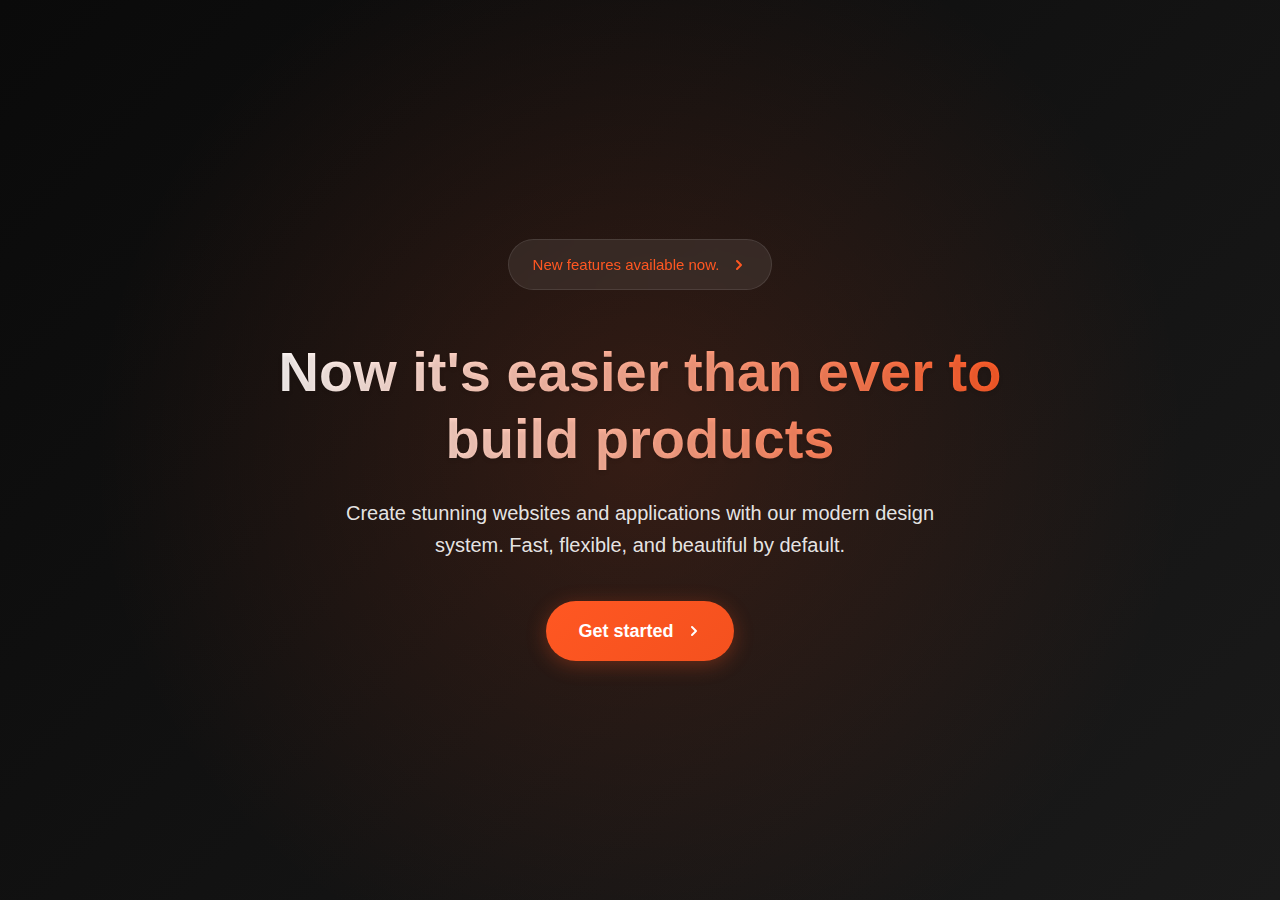
<file: 01_LandingPage/index.html>
<!DOCTYPE html>
<html lang="en">
	<head>
		<meta charset="UTF-8" />
		<meta name="viewport" content="width=device-width, initial-scale=1.0" />
		<title>Minimal Hero Section</title>
		<link rel="stylesheet" href="styles.css" />
	</head>
	<body>
		<section class="hero">
			<div class="announcement">
				<a href="#" class="announcement-link">
					<span class="announcement-text">New features available now.</span>
					<span class="announcement-button">
						<svg
							width="16"
							height="16"
							fill="none"
							stroke="currentColor"
							stroke-width="2"
							stroke-linecap="round"
							stroke-linejoin="round"
						>
							<path d="m6 12 4-4-4-4" />
						</svg>
					</span>
				</a>
			</div>

			<div class="hero-content">
				<h1 class="hero-title">Now it's easier than ever to build products</h1>
				<p class="hero-description">
					Create stunning websites and applications with our modern design
					system. Fast, flexible, and beautiful by default.
				</p>
				<a href="#" class="cta-button">
					Get started
					<svg
						width="16"
						height="16"
						fill="none"
						stroke="currentColor"
						stroke-width="2"
						stroke-linecap="round"
						stroke-linejoin="round"
					>
						<path d="m6 12 4-4-4-4" />
					</svg>
				</a>
			</div>
		</section>
	</body>
</html>
</file>
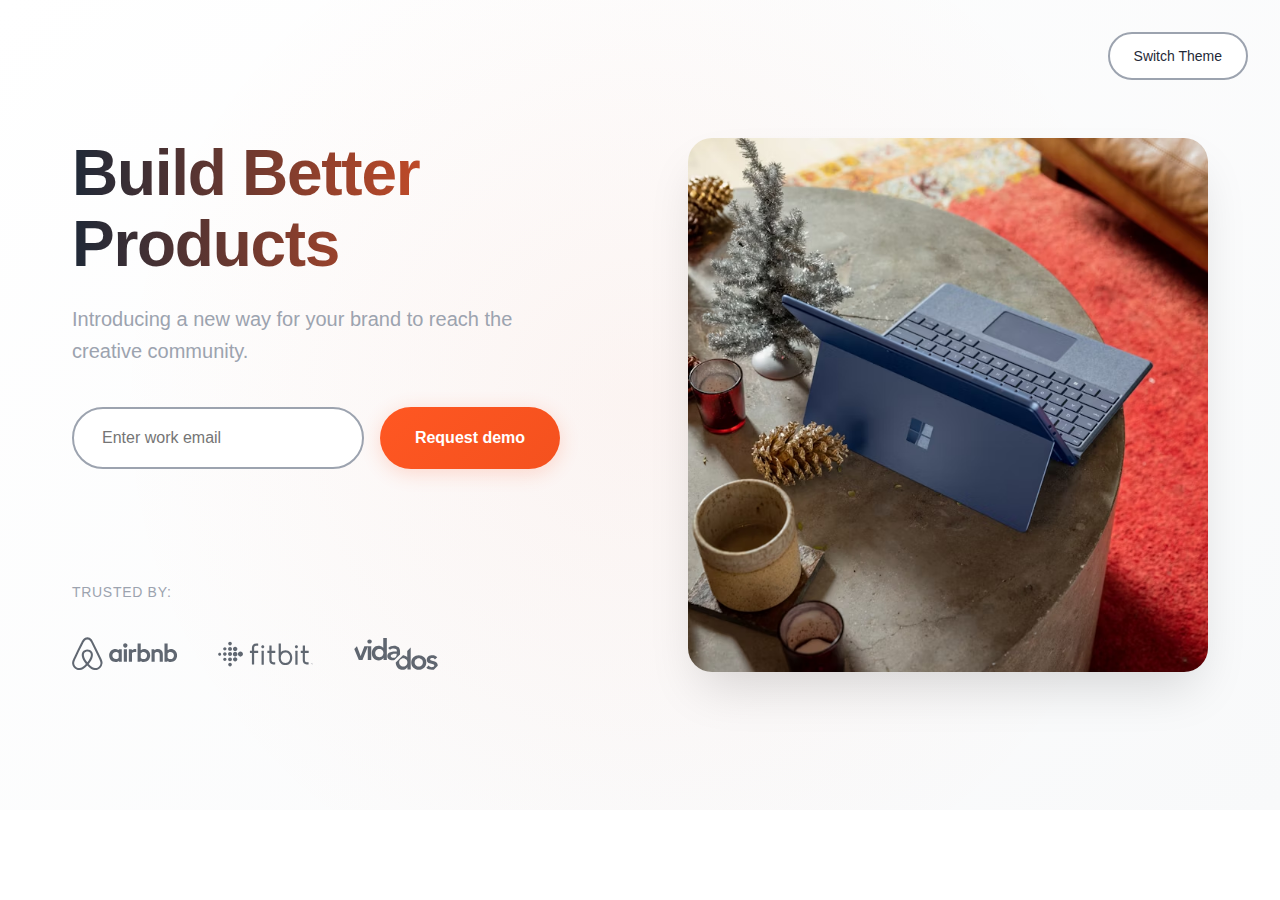
<file: 02_LandingPage/index.html>
<!DOCTYPE html>
<html lang="en">
	<head>
		<meta charset="UTF-8" />
		<meta name="viewport" content="width=device-width, initial-scale=1.0" />
		<title>Classic Hero</title>
		<link rel="stylesheet" href="styles.css" />
	</head>
	<body>
		<button class="dark-mode-toggle" id="darkModeToggle">Switch Theme</button>

		<div class="hero">
			<div class="hero-grid">
				<div class="content-col">
					<h1>Build Better Products</h1>
					<p>
						Introducing a new way for your brand to reach the creative
						community.
					</p>

					<div class="cta-group">
						<div class="input-wrapper">
							<label for="hero-input" class="sr-only">Search</label>
							<input
								type="text"
								id="hero-input"
								name="hero-input"
								placeholder="Enter work email"
							/>
						</div>
						<button href="#" class="demo-button">Request demo</button>
					</div>

					<!-- Brands -->
					<div class="brands-section">
						<span class="trusted-by">Trusted by:</span>
						<div class="brand-logos">
							<svg
								width="106"
								height="36"
								viewBox="0 0 106 36"
								fill="none"
								xmlns="http://www.w3.org/2000/svg"
							>
								<g clip-path="url(#clip0)">
									<path
										d="M55.4732 9.52669C55.4732 10.6846 54.5258 11.6846 53.3153 11.6846C52.1048 11.6846 51.1574 10.7372 51.1574 9.52669C51.1574 8.31616 52.0521 7.36879 53.3153 7.36879C54.5785 7.47406 55.4732 8.42142 55.4732 9.52669ZM46.6837 13.8425C46.6837 14.053 46.6837 14.3688 46.6837 14.3688C46.6837 14.3688 45.6837 13.053 43.5258 13.053C39.9469 13.053 37.1574 15.7898 37.1574 19.5267C37.1574 23.2635 39.8942 26.0004 43.5258 26.0004C45.7363 26.0004 46.6837 24.6319 46.6837 24.6319V25.2109C46.6837 25.4741 46.8942 25.6846 47.1574 25.6846H49.789V13.3688C49.789 13.3688 47.3679 13.3688 47.1574 13.3688C46.8942 13.3688 46.6837 13.632 46.6837 13.8425ZM46.6837 21.7372C46.21 22.4741 45.21 23.1056 44.0521 23.1056C41.9469 23.1056 40.3679 21.7898 40.3679 19.5793C40.3679 17.3688 41.9995 16.053 44.0521 16.053C45.21 16.053 46.2627 16.6846 46.6837 17.4214V21.7372ZM51.789 13.3688H54.9469V25.6846H51.789V13.3688ZM98.789 13.053C96.6311 13.053 95.6311 14.3688 95.6311 14.3688V7.47406H92.4732V25.7372C92.4732 25.7372 94.8942 25.7372 95.1048 25.7372C95.3679 25.7372 95.5785 25.5267 95.5785 25.2635V24.6846C95.5785 24.6846 96.5785 26.053 98.7364 26.053C102.315 26.053 105.105 23.3162 105.105 19.5793C105.157 15.7898 102.368 13.053 98.789 13.053ZM98.2627 23.053C97.0521 23.053 96.1048 22.4214 95.6311 21.6846V17.2635C96.1048 16.632 97.1574 15.8951 98.2627 15.8951C100.368 15.8951 101.947 17.2109 101.947 19.4214C101.947 21.632 100.368 23.053 98.2627 23.053ZM90.8416 18.4214V25.7898H87.6837V18.7898C87.6837 16.7372 87.0521 15.9477 85.2627 15.9477C84.3153 15.9477 83.3153 16.4214 82.6837 17.1583V25.7372H79.5258V13.3688H81.9995C82.2627 13.3688 82.4732 13.5793 82.4732 13.8425V14.3688C83.3679 13.4214 84.6311 13.053 85.8416 13.053C87.21 13.053 88.3679 13.4214 89.2627 14.2109C90.4206 15.1583 90.8416 16.3162 90.8416 18.4214ZM71.8942 13.053C69.7364 13.053 68.7364 14.3688 68.7364 14.3688V7.47406H65.5785V25.7372C65.5785 25.7372 67.9995 25.7372 68.21 25.7372C68.4732 25.7372 68.6837 25.5267 68.6837 25.2635V24.6846C68.6837 24.6846 69.6837 26.053 71.8416 26.053C75.4206 26.053 78.21 23.3162 78.21 19.5793C78.2627 15.7898 75.4732 13.053 71.8942 13.053ZM71.3679 23.053C70.1574 23.053 69.21 22.4214 68.7364 21.6846V17.2635C69.21 16.632 70.2627 15.8951 71.3679 15.8951C73.4732 15.8951 75.0521 17.2109 75.0521 19.4214C75.0521 21.632 73.4732 23.053 71.3679 23.053ZM62.8416 13.053C63.789 13.053 64.2627 13.2109 64.2627 13.2109V16.1056C64.2627 16.1056 61.6311 15.2109 59.9995 17.1056V25.7372H56.8416V13.3688C56.8416 13.3688 59.2627 13.3688 59.4732 13.3688C59.7364 13.3688 59.9469 13.5793 59.9469 13.8425V14.3688C60.5785 13.6846 61.8942 13.053 62.8416 13.053ZM30.1574 24.6319C29.9995 24.2635 29.8416 23.7898 29.6837 23.4741C29.4206 22.8951 29.1574 22.3162 28.9469 21.7898L28.8942 21.7372C26.6311 16.8425 24.21 11.8425 21.6311 6.89511L21.5258 6.68458C21.2627 6.2109 20.9995 5.68458 20.7363 5.15827C20.4206 4.57932 20.1048 3.94774 19.5785 3.36879C18.5258 2.053 16.9995 1.31616 15.4206 1.31616C13.789 1.31616 12.3153 2.053 11.21 3.26353C10.6837 3.89511 10.3153 4.47406 9.99951 5.10564C9.73635 5.63195 9.47319 6.15827 9.21003 6.63195L9.10477 6.84248C6.57845 11.7372 4.10477 16.7372 1.84161 21.6846L1.78898 21.7372C1.57845 22.2635 1.3153 22.8425 1.05214 23.4214C0.894243 23.7898 0.736348 24.1583 0.578453 24.5793C0.1574 25.7898 -0.000494249 26.9477 0.210032 28.1056C0.578453 30.5793 2.21003 32.632 4.47319 33.5267C5.3153 33.8951 6.21003 34.053 7.10477 34.053C7.36793 34.053 7.68372 34.0004 7.94687 34.0004C9.05214 33.8951 10.1574 33.5267 11.21 32.8951C12.5785 32.1583 13.8416 31.053 15.2627 29.4741C16.6837 31.053 17.9995 32.1056 19.3153 32.8951C20.4206 33.5267 21.5258 33.8951 22.5785 34.0004C22.8416 34.053 23.1574 34.053 23.4206 34.053C24.3153 34.053 25.2627 33.8951 26.0521 33.5267C28.3679 32.632 29.9469 30.5267 30.3153 28.1056C30.6837 26.9477 30.5785 25.8425 30.1574 24.6319ZM15.3679 26.3162C13.5785 24.1056 12.4732 22.0004 12.0521 20.2109C11.8942 19.4741 11.8416 18.7898 11.9469 18.2109C11.9995 17.6846 12.21 17.2109 12.4732 16.8425C13.1048 15.9477 14.1574 15.4214 15.3679 15.4214C16.5785 15.4214 17.6837 15.9477 18.2627 16.8425C18.5258 17.2109 18.7363 17.6846 18.789 18.2109C18.8942 18.7898 18.8416 19.4741 18.6837 20.2109C18.2627 21.9477 17.1048 24.053 15.3679 26.3162ZM28.4206 27.8425C28.21 29.5267 27.0521 31.0004 25.4206 31.6846C24.6311 32.0004 23.789 32.1056 22.9469 32.0004C22.1048 31.8951 21.3153 31.632 20.4732 31.1583C19.3153 30.5267 18.1048 29.4741 16.7363 28.0004C18.8942 25.3688 20.21 22.8951 20.6837 20.7372C20.8942 19.7372 20.9469 18.7898 20.8416 17.9477C20.7363 17.1056 20.4206 16.3688 19.9469 15.7372C18.9469 14.2635 17.21 13.4214 15.3153 13.4214C13.4206 13.4214 11.6837 14.3162 10.6837 15.7372C10.21 16.3688 9.94687 17.1583 9.78898 17.9477C9.68372 18.7898 9.68372 19.7372 9.94687 20.7372C10.4206 22.8951 11.789 25.3688 13.8942 28.0004C12.5258 29.5267 11.3153 30.5267 10.1574 31.1583C9.3153 31.632 8.47319 31.8951 7.68372 32.0004C6.78898 32.1056 5.94687 31.9477 5.21003 31.6846C3.57845 31.053 2.47319 29.5267 2.21003 27.8425C2.10477 27.0004 2.1574 26.2109 2.52582 25.2635C2.63108 24.9477 2.78898 24.632 2.94687 24.2109C3.1574 23.6846 3.42056 23.1056 3.68372 22.5793L3.73635 22.5267C5.99951 17.632 8.42056 12.632 10.9469 7.78985L11.0521 7.57932C11.3153 7.10564 11.5785 6.57932 11.8416 6.053C12.1048 5.52669 12.4206 5.053 12.7363 4.63195C13.4206 3.84248 14.3679 3.42143 15.3679 3.42143C16.3679 3.42143 17.3153 3.84248 17.9995 4.63195C18.3679 5.053 18.6311 5.52669 18.8942 6.053C19.1574 6.52669 19.4206 7.053 19.6837 7.57932L19.789 7.78985C22.2627 12.6846 24.6837 17.6846 26.9469 22.5267V22.5793C27.21 23.1056 27.4206 23.6846 27.6837 24.2109C27.8416 24.5793 27.9995 24.9477 28.1048 25.2635C28.4732 26.1583 28.5785 27.0004 28.4206 27.8425Z"
										fill="currentColor"
										class="fill-gray-800 dark:fill-neutral-200"
									/>
								</g>
								<defs>
									<clipPath id="clip0">
										<rect
											width="105.474"
											height="35"
											fill="currentColor"
											class="fill-gray-800 dark:fill-neutral-200"
											transform="translate(0 0.26355)"
										/>
									</clipPath>
								</defs>
							</svg>

							<svg
								class="brand-logo"
								width="140"
								height="47"
								viewBox="0 0 140 47"
								fill="none"
								xmlns="http://www.w3.org/2000/svg"
							>
								<path
									d="M20.3991 8.15082C20.3991 9.61789 19.1416 10.8754 17.6745 10.8754C16.2075 10.8754 14.95 9.61789 14.95 8.15082C14.95 6.68375 16.2075 5.42627 17.6745 5.42627C19.1416 5.42627 20.3991 6.68375 20.3991 8.15082ZM17.6745 13.1109C16.0678 13.1109 14.8103 14.3684 14.8103 15.9752C14.8103 17.582 16.0678 18.8394 17.6745 18.8394C19.2813 18.8394 20.5388 17.582 20.5388 15.9752C20.5388 14.2985 19.2813 13.1109 17.6745 13.1109ZM17.6745 20.7257C16.0678 20.7257 14.7404 22.053 14.7404 23.6598C14.7404 25.2666 16.0678 26.5939 17.6745 26.5939C19.2813 26.5939 20.6087 25.2666 20.6087 23.6598C20.6785 22.053 19.2813 20.7257 17.6745 20.7257ZM17.6745 28.4802C16.0678 28.4802 14.8103 29.7376 14.8103 31.3444C14.8103 32.9512 16.0678 34.2087 17.6745 34.2087C19.2813 34.2087 20.5388 32.9512 20.5388 31.3444C20.5388 29.8075 19.2813 28.4802 17.6745 28.4802ZM17.6745 36.3744C16.2075 36.3744 14.95 37.6319 14.95 39.0989C14.95 40.566 16.2075 41.8235 17.6745 41.8235C19.1416 41.8235 20.3991 40.566 20.3991 39.0989C20.3991 37.6319 19.2115 36.3744 17.6745 36.3744ZM25.2195 12.7616C23.4729 12.7616 22.0059 14.2287 22.0059 15.9752C22.0059 17.7217 23.4729 19.1887 25.2195 19.1887C26.966 19.1887 28.433 17.7217 28.433 15.9752C28.433 14.2287 26.966 12.7616 25.2195 12.7616ZM25.2195 20.3764C23.4031 20.3764 21.8662 21.8434 21.8662 23.7297C21.8662 25.546 23.3332 27.083 25.2195 27.083C27.0358 27.083 28.5728 25.6159 28.5728 23.7297C28.5728 21.8434 27.0358 20.3764 25.2195 20.3764ZM25.2195 28.1309C23.4729 28.1309 22.0059 29.5979 22.0059 31.3444C22.0059 33.0909 23.4729 34.558 25.2195 34.558C26.966 34.558 28.433 33.0909 28.433 31.3444C28.433 29.5979 26.966 28.1309 25.2195 28.1309ZM32.9739 19.9572C31.0179 19.9572 29.2714 21.564 29.2714 23.6598C29.2714 25.6159 30.8781 27.3624 32.9739 27.3624C35.0698 27.3624 36.6765 25.7556 36.6765 23.6598C36.5368 21.564 34.93 19.9572 32.9739 19.9572ZM10.0598 13.4602C8.73243 13.4602 7.61466 14.578 7.61466 15.9053C7.61466 17.2327 8.73243 18.3504 10.0598 18.3504C11.3871 18.3504 12.5049 17.2327 12.5049 15.9053C12.5049 14.578 11.457 13.4602 10.0598 13.4602ZM10.0598 21.075C8.59271 21.075 7.47494 22.1927 7.47494 23.6598C7.47494 25.1269 8.59271 26.2446 10.0598 26.2446C11.5268 26.2446 12.6446 25.1269 12.6446 23.6598C12.6446 22.1927 11.5268 21.075 10.0598 21.075ZM10.0598 28.8295C8.73243 28.8295 7.61466 29.9472 7.61466 31.2746C7.61466 32.6019 8.73243 33.7197 10.0598 33.7197C11.3871 33.7197 12.5049 32.6019 12.5049 31.2746C12.5049 29.9472 11.457 28.8295 10.0598 28.8295ZM2.445 21.4941C1.18752 21.4941 0.209473 22.4722 0.209473 23.7297C0.209473 24.9871 1.18752 25.9652 2.445 25.9652C3.70249 25.9652 4.68053 24.9871 4.68053 23.7297C4.68053 22.4722 3.70249 21.4941 2.445 21.4941Z"
									fill="currentColor"
									class="fill-gray-800 dark:fill-neutral-200"
								/>
								<path
									d="M64.4812 18.9092C64.2018 18.9092 63.9922 19.1886 63.9922 19.3982V38.7495C63.9922 39.0289 64.2716 39.2385 64.4812 39.2385H66.7866C67.066 39.2385 67.2756 38.9591 67.2756 38.7495V19.3982C67.2756 19.1188 66.9962 18.9092 66.7866 18.9092H64.4812Z"
									fill="currentColor"
									class="fill-gray-800 dark:fill-neutral-200"
								/>
								<path
									d="M65.7389 10.7358C64.4815 10.7358 63.5034 11.7139 63.5034 12.9714C63.5034 14.2289 64.4815 15.2069 65.7389 15.2069C66.9964 15.2069 67.9745 14.2289 67.9745 12.9714C67.9745 11.7139 66.9266 10.7358 65.7389 10.7358Z"
									fill="currentColor"
									class="fill-gray-800 dark:fill-neutral-200"
								/>
								<path
									d="M114.082 18.9092C113.803 18.9092 113.593 19.1886 113.593 19.3982V38.7495C113.593 39.0289 113.873 39.2385 114.082 39.2385H116.388C116.667 39.2385 116.877 38.9591 116.877 38.7495V19.3982C116.877 19.1188 116.597 18.9092 116.388 18.9092H114.082Z"
									fill="currentColor"
									class="fill-gray-800 dark:fill-neutral-200"
								/>
								<path
									d="M115.2 10.7358C113.942 10.7358 112.964 11.7139 112.964 12.9714C112.964 14.2289 113.942 15.2069 115.2 15.2069C116.457 15.2069 117.435 14.2289 117.435 12.9714C117.435 11.7139 116.457 10.7358 115.2 10.7358Z"
									fill="currentColor"
									class="fill-gray-800 dark:fill-neutral-200"
								/>
								<path
									d="M138.603 37.3525C138.743 37.2127 138.743 37.073 138.743 37.0031C138.743 36.8634 138.743 36.8634 138.743 36.8634C138.743 36.8634 138.743 36.7237 138.603 36.7237C138.603 36.7237 138.463 36.584 138.324 36.584C138.184 36.584 138.184 36.584 138.044 36.584H137.416V38.3305H137.695V37.7018H138.044L138.533 38.3305H138.813L138.184 37.562C138.463 37.6319 138.603 37.4922 138.603 37.3525ZM137.765 37.4922V36.8634H138.254C138.394 36.8634 138.533 36.8634 138.603 37.0031C138.743 37.0031 138.743 37.1429 138.743 37.2826C138.743 37.4223 138.743 37.562 138.603 37.562C138.463 37.562 138.324 37.7018 138.254 37.7018H137.765V37.4922Z"
									fill="currentColor"
									class="fill-gray-800 dark:fill-neutral-200"
								/>
								<path
									d="M138.114 35.8853C137.276 35.8853 136.507 36.6537 136.507 37.492C136.507 38.3304 137.276 39.0988 138.114 39.0988C138.952 39.0988 139.721 38.3304 139.721 37.492C139.721 36.5839 139.022 35.8853 138.114 35.8853ZM138.114 38.9591C137.276 38.9591 136.647 38.3304 136.647 37.492C136.647 36.6537 137.276 36.025 138.114 36.025C138.952 36.025 139.581 36.6537 139.581 37.492C139.581 38.3304 138.883 38.9591 138.114 38.9591Z"
									fill="currentColor"
									class="fill-gray-800 dark:fill-neutral-200"
								/>
								<path
									d="M83.6928 22.0531C83.9722 22.0531 84.1818 21.7737 84.1818 21.5641V19.2587C84.1818 18.9793 83.9024 18.7697 83.6928 18.7697H78.7327V11.3645C78.7327 11.0851 78.4533 10.8755 78.2437 10.8755H75.9383C75.6588 10.8755 75.4493 11.1549 75.4493 11.3645V18.7697H73.0042C72.7247 18.7697 72.5151 19.0491 72.5151 19.2587V21.5641C72.5151 21.8436 72.7946 22.0531 73.0042 22.0531H75.4493V33.2308C75.4493 36.6539 77.7547 38.8895 81.108 38.8895H83.5531C83.8325 38.8895 84.0421 38.61 84.0421 38.4004V36.0951C84.0421 35.8156 83.7626 35.606 83.5531 35.606H81.4573C79.8505 35.606 78.7327 34.4883 78.7327 32.7418V21.9833L83.6928 22.0531Z"
									fill="currentColor"
									class="fill-gray-800 dark:fill-neutral-200"
								/>
								<path
									d="M132.735 22.0531C133.014 22.0531 133.224 21.7737 133.224 21.5641V19.2587C133.224 18.9793 132.944 18.7697 132.735 18.7697H127.775V11.3645C127.775 11.0851 127.495 10.8755 127.286 10.8755H124.98C124.701 10.8755 124.491 11.1549 124.491 11.3645V18.7697H122.046C121.767 18.7697 121.557 19.0491 121.557 19.2587V21.5641C121.557 21.8436 121.837 22.0531 122.046 22.0531H124.491V33.2308C124.491 36.6539 126.797 38.8895 130.15 38.8895H132.595C132.874 38.8895 133.084 38.61 133.084 38.4004V36.0951C133.084 35.8156 132.805 35.606 132.595 35.606H130.36C128.753 35.606 127.635 34.4883 127.635 32.7418V21.9833L132.735 22.0531Z"
									fill="currentColor"
									class="fill-gray-800 dark:fill-neutral-200"
								/>
								<path
									d="M49.8106 22.053V38.5401C49.8106 38.8195 50.09 39.0291 50.2996 39.0291H52.605C52.8844 39.0291 53.094 38.7497 53.094 38.5401V22.053H58.5431C58.8226 22.053 59.0321 21.7736 59.0321 21.564V19.2586C59.0321 18.9792 58.7527 18.7696 58.5431 18.7696H53.094V14.4383C53.094 12.6918 54.3515 11.5041 55.8186 11.5041H58.5431C58.8226 11.5041 59.0321 11.2247 59.0321 11.0151V8.70973C59.0321 8.43028 58.7527 8.2207 58.5431 8.2207H55.9583C52.5351 8.2207 49.8106 11.085 49.8106 14.3684V18.7696H47.3655C47.086 18.7696 46.8765 19.049 46.8765 19.2586V21.564C46.8765 21.8435 47.1559 22.053 47.3655 22.053H49.8106Z"
									fill="currentColor"
									class="fill-gray-800 dark:fill-neutral-200"
								/>
								<path
									d="M106.258 21.2148C104.442 19.2587 101.857 18.1409 99.1321 18.1409C96.5473 18.1409 93.9625 19.2587 92.3557 20.8655V8.57008C92.3557 8.29064 92.0763 8.08105 91.8667 8.08105H89.5613C89.2818 8.08105 89.0723 8.3605 89.0723 8.57008V28.8994C89.0723 36.4443 94.1022 39.7278 99.0623 39.7278C103.952 39.7278 109.052 36.3745 109.052 28.8994C109.052 25.8954 108.074 23.1709 106.258 21.2148ZM99.0623 36.584C94.1022 36.584 92.2858 32.6719 92.2858 28.9693C92.2858 24.4284 95.0104 21.4244 99.0623 21.4244C103.114 21.4244 105.839 24.4982 105.839 28.9693C105.769 32.6719 104.022 36.584 99.0623 36.584Z"
									fill="currentColor"
									class="fill-gray-800 dark:fill-neutral-200"
								/>
							</svg>

							<svg
								class="brand-logo"
								width="200"
								height="67"
								viewBox="10 0 200 67"
								fill="none"
								xmlns="http://www.w3.org/2000/svg"
							>
								<path
									d="M44.6108 11.7537C45.9082 11.7537 47.1058 11.3545 48.0041 10.5561C48.9023 9.75767 49.4013 8.65988 49.4013 7.46227C49.4013 6.16487 48.9023 5.16686 48.0041 4.26866C47.1058 3.47026 46.008 3.07104 44.6108 3.07104C43.3134 3.07104 42.2156 3.47026 41.3174 4.36846C40.4192 5.26666 40.02 6.26467 40.02 7.46227C40.02 8.65988 40.4192 9.65787 41.3174 10.5561C42.2156 11.3545 43.3134 11.7537 44.6108 11.7537Z"
									fill="currentColor"
									class="fill-gray-800 dark:fill-neutral-200"
								/>
								<path
									d="M73.3534 0.176758V20.6358H73.1538C72.8544 20.1368 72.3554 19.6378 71.8564 19.1388C71.2576 18.6398 70.559 18.1408 69.7606 17.7416C68.9622 17.3424 68.064 16.9432 66.9662 16.6438C65.8684 16.3444 64.6708 16.2446 63.3734 16.2446C61.2776 16.2446 59.3814 16.6438 57.6847 17.4422C55.9881 18.2406 54.4911 19.3384 53.1937 20.7356C51.9961 22.1328 50.9981 23.7297 50.2995 25.6259C49.6009 27.5221 49.3015 29.5181 49.3015 31.6139C49.3015 33.7097 49.6009 35.8055 50.2995 37.6019C50.8983 39.4981 51.8963 41.0949 53.1937 42.4921C54.4911 43.8893 55.9881 44.9871 57.6847 45.7855C59.4812 46.5839 61.4772 46.9831 63.7726 46.9831C65.8684 46.9831 67.7646 46.5839 69.561 45.7855C71.3574 44.9871 72.7546 43.6897 73.8524 41.8933H73.9522V46.0849H80.8384V0.176758H73.3534ZM73.054 34.8075C72.6548 35.9053 72.056 36.8035 71.3574 37.6019C70.559 38.4003 69.6608 39.0989 68.6628 39.4981C67.565 39.9971 66.3674 40.1967 65.07 40.1967C63.7726 40.1967 62.575 39.9971 61.4772 39.4981C60.3794 38.9991 59.4812 38.4003 58.7826 37.6019C57.9841 36.8035 57.4851 35.9053 57.0859 34.8075C56.6867 33.7097 56.4871 32.7117 56.4871 31.5141C56.4871 30.4163 56.6867 29.3185 57.0859 28.2207C57.4851 27.1229 58.0839 26.2247 58.7826 25.4263C59.581 24.6279 60.4792 23.9293 61.4772 23.5301C62.575 23.031 63.7726 22.8314 65.07 22.8314C66.3674 22.8314 67.565 23.031 68.6628 23.5301C69.7606 24.0291 70.6588 24.6279 71.3574 25.4263C72.1558 26.2247 72.6548 27.1229 73.054 28.2207C73.4532 29.3185 73.6528 30.4163 73.6528 31.5141C73.6528 32.6119 73.4532 33.7097 73.054 34.8075Z"
									fill="currentColor"
									class="fill-gray-800 dark:fill-neutral-200"
								/>
								<path
									d="M130.739 19.9373L123.553 27.1229V40.3963H123.353C122.954 39.8973 122.555 39.3983 121.956 38.8993C121.357 38.4003 120.659 37.9013 119.86 37.5021C119.062 37.1029 118.164 36.7037 117.066 36.4043C116.367 36.2047 115.469 36.1049 114.571 36.0051L99.501 51.2746C99.501 53.3704 99.8004 55.3664 100.499 57.2626C101.098 59.1588 102.096 60.7556 103.393 62.1528C104.691 63.55 106.188 64.6478 107.884 65.3464C109.681 66.1448 111.677 66.544 113.872 66.544C115.968 66.544 117.864 66.1448 119.661 65.3464C121.457 64.548 122.854 63.2506 123.852 61.4542H123.952V65.8454H130.838V19.9373H130.739ZM123.253 54.4682C122.854 55.566 122.255 56.4642 121.557 57.2626C120.858 58.061 119.86 58.7596 118.862 59.1588C117.764 59.6578 116.667 59.8574 115.269 59.8574C113.972 59.8574 112.774 59.6578 111.677 59.1588C110.579 58.6598 109.681 58.061 108.982 57.2626C108.283 56.4642 107.685 55.566 107.285 54.4682C106.886 53.3704 106.687 52.3724 106.687 51.1748C106.687 50.077 106.886 48.9792 107.285 47.8814C107.685 46.7836 108.283 45.8854 108.982 45.087C109.681 44.2886 110.579 43.5899 111.677 43.1907C112.774 42.6917 113.872 42.4921 115.269 42.4921C116.567 42.4921 117.764 42.6917 118.862 43.1907C119.96 43.6897 120.858 44.2886 121.557 45.087C122.255 45.8854 122.854 46.7836 123.253 47.8814C123.653 48.9792 123.852 50.077 123.852 51.1748C123.852 52.3724 123.653 53.4702 123.253 54.4682Z"
									fill="currentColor"
									class="fill-gray-800 dark:fill-neutral-200"
								/>
								<path
									d="M162.275 44.9872C161.477 43.091 160.279 41.4941 158.882 40.1967C157.485 38.8993 155.788 37.8015 153.892 37.1029C151.996 36.4043 149.9 36.0051 147.704 36.0051C145.509 36.0051 143.513 36.4043 141.517 37.1029C139.621 37.8015 137.924 38.8993 136.527 40.1967C135.13 41.4941 134.032 43.091 133.134 44.9872C132.335 46.8834 131.936 48.9792 131.936 51.2746C131.936 53.57 132.335 55.6658 133.134 57.562C133.932 59.4582 135.13 61.055 136.527 62.3524C137.924 63.6498 139.621 64.7476 141.517 65.4462C143.413 66.1448 145.509 66.544 147.704 66.544C149.9 66.544 151.896 66.1448 153.892 65.4462C155.788 64.7476 157.485 63.6498 158.882 62.3524C160.279 61.055 161.377 59.4582 162.275 57.562C163.074 55.6658 163.473 53.57 163.473 51.2746C163.573 48.9792 163.174 46.8834 162.275 44.9872ZM155.689 54.4682C155.289 55.566 154.691 56.4642 153.992 57.2626C153.293 58.061 152.395 58.7596 151.297 59.1588C150.2 59.6578 149.102 59.8574 147.704 59.8574C146.407 59.8574 145.209 59.6578 144.112 59.1588C143.014 58.6598 142.116 58.061 141.417 57.2626C140.718 56.4642 140.12 55.566 139.72 54.4682C139.321 53.3704 139.122 52.3724 139.122 51.1748C139.122 50.077 139.321 48.9792 139.72 47.8814C140.12 46.7836 140.619 45.8854 141.417 45.087C142.116 44.2886 143.014 43.59 144.112 43.1908C145.209 42.6918 146.307 42.4922 147.704 42.4922C149.002 42.4922 150.2 42.6918 151.297 43.1908C152.395 43.6898 153.293 44.2886 153.992 45.087C154.691 45.8854 155.289 46.7836 155.689 47.8814C156.088 48.9792 156.287 50.077 156.287 51.1748C156.287 52.3724 156.088 53.4702 155.689 54.4682Z"
									fill="currentColor"
									class="fill-gray-800 dark:fill-neutral-200"
								/>
								<path
									d="M186.128 52.6718C185.329 51.574 184.431 50.6758 183.234 50.077C182.036 49.4782 180.838 48.9792 179.441 48.6798C178.144 48.3804 176.946 48.081 175.649 47.7816C174.451 47.4822 173.553 47.1828 172.755 46.7836C171.956 46.3844 171.557 45.6858 171.557 44.8874C171.557 43.7896 172.056 42.9912 172.954 42.4922C173.852 41.9932 174.85 41.7936 175.848 41.7936C178.244 41.7936 180.14 42.7916 181.537 44.7876L186.427 40.3963C185.23 38.7995 183.733 37.6019 181.836 37.0031C179.94 36.3045 178.044 36.0051 176.048 36.0051C174.551 36.0051 173.154 36.2047 171.757 36.5041C170.359 36.9033 169.062 37.4023 167.964 38.2007C166.866 38.9991 165.968 39.9971 165.369 41.0949C164.671 42.2926 164.371 43.6898 164.371 45.2866C164.371 47.1828 164.771 48.58 165.569 49.6778C166.367 50.7756 167.266 51.574 168.463 52.1728C169.661 52.7716 170.858 53.1708 172.256 53.4702C173.653 53.7696 174.85 53.9692 176.048 54.3684C177.246 54.6678 178.144 55.067 178.942 55.566C179.741 56.065 180.14 56.7636 180.14 57.7616C180.14 58.3604 179.94 58.8594 179.641 59.2586C179.341 59.6578 178.942 60.057 178.443 60.3564C177.944 60.6558 177.445 60.8554 176.846 60.9552C176.248 61.055 175.749 61.1548 175.25 61.1548C173.753 61.1548 172.455 60.8554 171.357 60.1568C170.26 59.4582 169.262 58.6598 168.363 57.562L163.473 62.1528C164.97 63.8494 166.667 65.047 168.563 65.6458C170.459 66.2446 172.555 66.6438 174.85 66.6438C176.248 66.6438 177.645 66.544 179.142 66.2446L187.425 57.9612C187.425 57.7616 187.425 57.562 187.425 57.3624C187.325 55.2666 186.926 53.7696 186.128 52.6718Z"
									fill="currentColor"
									class="fill-gray-800 dark:fill-neutral-200"
								/>
								<path
									d="M33.8322 17.3425L26.0478 37.5022H25.948L18.2634 17.3425L12.6746 22.9313L22.1556 46.085H29.8402L40.9181 18.1409V46.085H48.2035V17.3425H33.8322Z"
									fill="currentColor"
									class="fill-gray-800 dark:fill-neutral-200"
								/>
								<path
									d="M108.483 34.4084V29.4183C108.483 28.7197 108.483 27.9213 108.383 27.0231C108.383 26.1249 108.184 25.1269 107.984 24.2287C107.785 23.2307 107.385 22.3325 106.886 21.3345C106.387 20.4363 105.689 19.5381 104.691 18.8395C103.793 18.1409 102.595 17.5421 101.198 17.0431C99.8005 16.5441 98.0041 16.3445 96.0081 16.3445C93.7127 16.3445 91.5171 16.7437 89.3215 17.4423C87.1258 18.1409 85.2296 19.3385 83.6328 21.0351L87.4252 24.8275C88.4233 23.9293 89.5211 23.1309 90.9183 22.6319C92.2157 22.1329 93.7127 21.8335 95.2097 21.8335C97.1059 21.8335 98.7027 22.3325 100 23.2307C101.298 24.1289 101.896 25.5261 101.896 27.3225V28.1209H100.1C98.9023 28.1209 97.6049 28.1209 96.2077 28.2207C94.8105 28.3205 93.5131 28.4203 92.1159 28.6199C90.7187 28.8195 89.4213 29.2187 88.2237 29.6179C86.9262 30.0171 85.8284 30.6159 84.9302 31.4143C83.9322 32.1129 83.2336 33.1109 82.6348 34.2087C82.036 35.3066 81.8364 36.7038 81.8364 38.2008C81.8364 39.6978 82.1358 40.8954 82.7346 41.9932C83.3334 43.091 84.1318 43.9892 85.1298 44.6878C86.1278 45.3864 87.2256 45.9852 88.523 46.2846C89.8205 46.6838 91.1179 46.7836 92.4153 46.7836C94.0121 46.7836 95.4093 46.584 96.8065 46.085L108.483 34.4084ZM101.497 34.7078C101.497 36.8036 100.898 38.4004 99.7007 39.598C98.5031 40.7956 96.7067 41.3944 94.1119 41.3944C93.5131 41.3944 92.9143 41.2946 92.3155 41.1948C91.7167 41.095 91.1179 40.7956 90.7187 40.4962C90.2197 40.1968 89.8205 39.7976 89.5211 39.2986C89.2217 38.7996 89.0221 38.3006 89.0221 37.602C89.0221 36.5042 89.4213 35.7058 90.2197 35.107C91.0181 34.5082 91.9163 34.109 93.0141 33.8096C94.1119 33.5101 95.3095 33.3105 96.5071 33.2107C97.8045 33.1109 98.9023 33.1109 99.9003 33.1109H101.397V34.7078H101.497Z"
									fill="currentColor"
									class="fill-gray-800 dark:fill-neutral-200"
								/>
							</svg>
						</div>
					</div>
				</div>

				<div class="image-col">
					<img
						class="hero-image"
						src="assets/hero.avif"
						alt="Hero Image"
					/>
				</div>
			</div>
		</div>

		<script type="text/javascript" src="script.js"></script>
	</body>
</html>
</file>
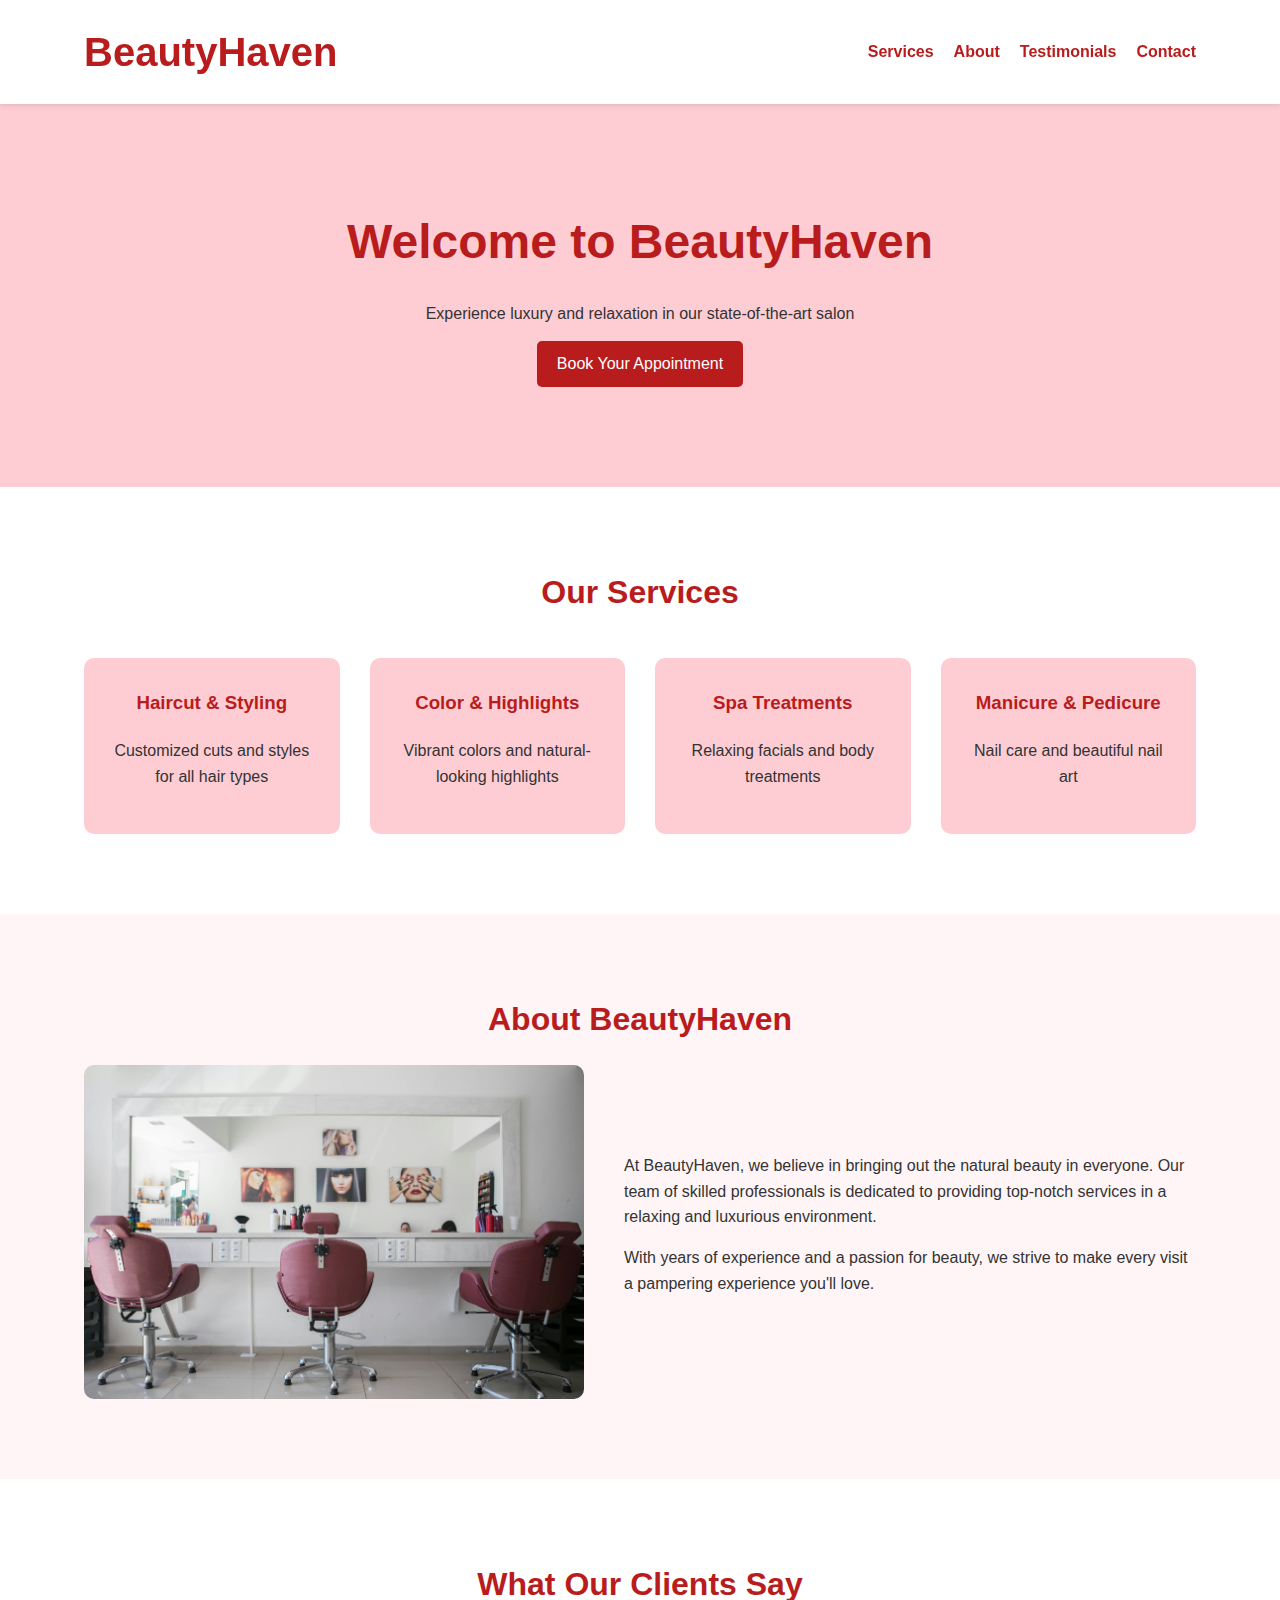
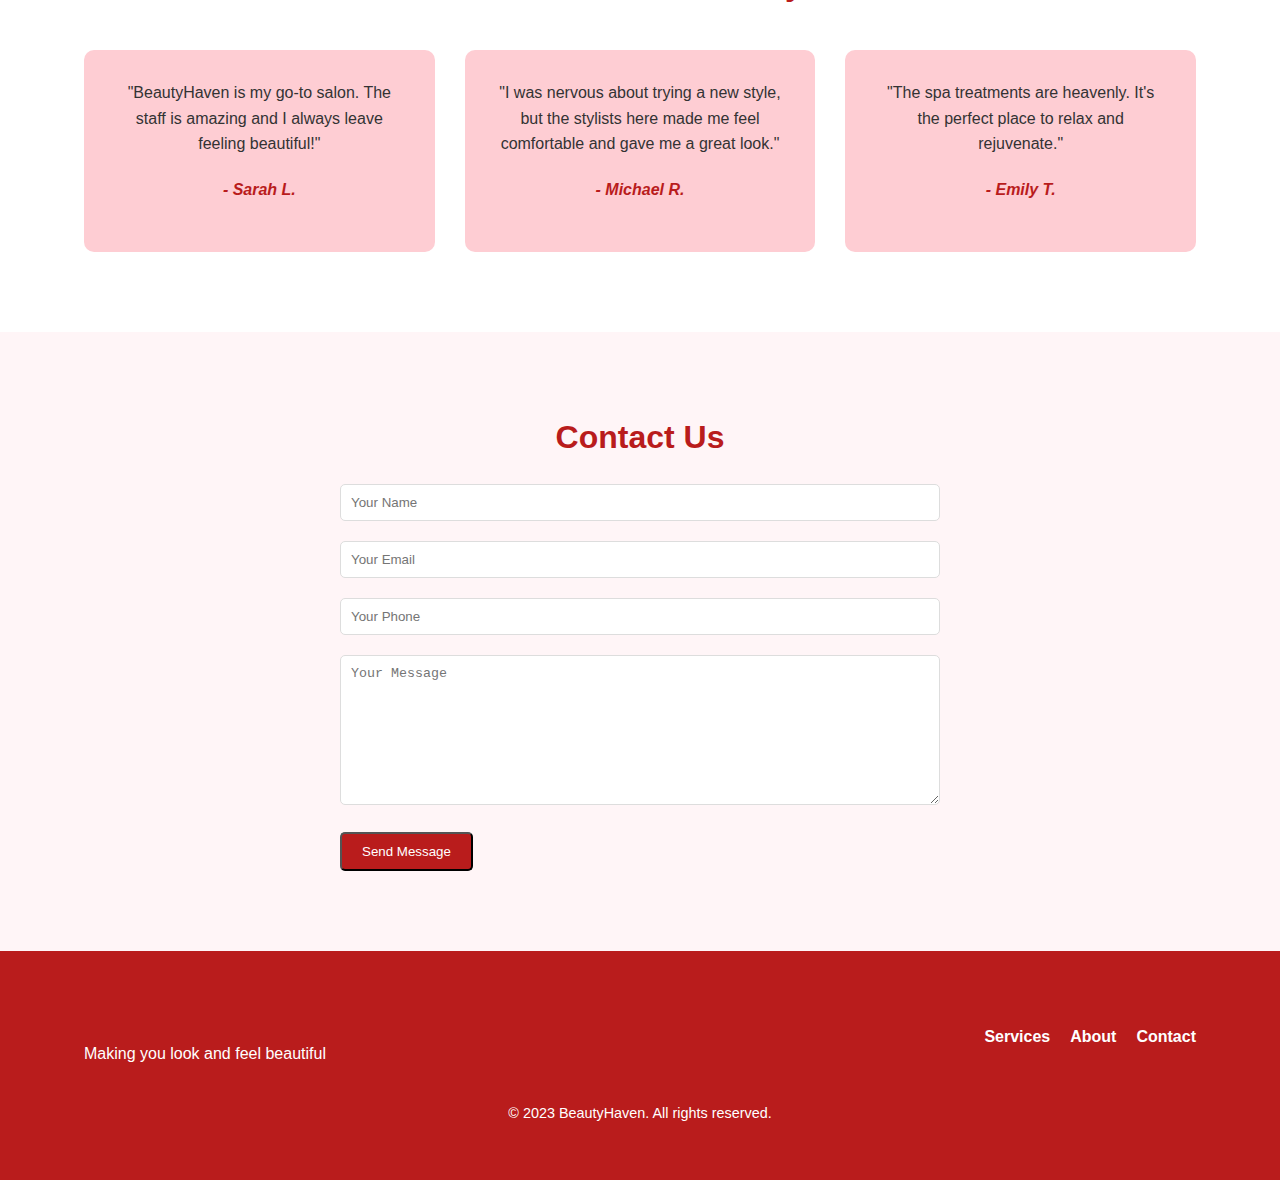
<file: 03_BeautyHeven_LandingPage/index.html>
<!DOCTYPE html>
<html lang="en">
  <head>
    <meta charset="UTF-8" />
    <meta name="viewport" content="width=device-width, initial-scale=1.0" />
    <title>BeautyHaven Salon</title>
    <link rel="stylesheet" href="style.css" />
  </head>
  <body>
    <header>
      <div class="container">
        <h1>BeautyHaven</h1>
        <nav>
          <ul>
            <li><a href="#services">Services</a></li>
            <li><a href="#about">About</a></li>
            <li><a href="#testimonials">Testimonials</a></li>
            <li><a href="#contact">Contact</a></li>
          </ul>
        </nav>
      </div>
    </header>

    <main>
      <section id="hero">
        <div class="container">
          <h2>Welcome to BeautyHaven</h2>
          <p>Experience luxury and relaxation in our state-of-the-art salon</p>
          <a href="#contact" class="btn">Book Your Appointment</a>
        </div>
      </section>

      <section id="services">
        <div class="container">
          <h2>Our Services</h2>
          <div class="services-grid">
            <div class="service-card">
              <h3>Haircut & Styling</h3>
              <p>Customized cuts and styles for all hair types</p>
            </div>
            <div class="service-card">
              <h3>Color & Highlights</h3>
              <p>Vibrant colors and natural-looking highlights</p>
            </div>
            <div class="service-card">
              <h3>Spa Treatments</h3>
              <p>Relaxing facials and body treatments</p>
            </div>
            <div class="service-card">
              <h3>Manicure & Pedicure</h3>
              <p>Nail care and beautiful nail art</p>
            </div>
          </div>
        </div>
      </section>

      <section id="about">
        <div class="container">
          <h2>About BeautyHaven</h2>
          <div class="about-content">
            <img
              src="./guilherme-petri-PtOfbGkU3uI-unsplash.jpg"
              alt="Salon Interior"
              class="about-image"
            />
            <div class="about-text">
              <p>
                At BeautyHaven, we believe in bringing out the natural beauty in
                everyone. Our team of skilled professionals is dedicated to
                providing top-notch services in a relaxing and luxurious
                environment.
              </p>
              <p>
                With years of experience and a passion for beauty, we strive to
                make every visit a pampering experience you'll love.
              </p>
            </div>
          </div>
        </div>
      </section>

      <section id="testimonials">
        <div class="container">
          <h2>What Our Clients Say</h2>
          <div class="testimonials-grid">
            <div class="testimonial-card">
              <p>
                "BeautyHaven is my go-to salon. The staff is amazing and I
                always leave feeling beautiful!"
              </p>
              <h4>- Sarah L.</h4>
            </div>
            <div class="testimonial-card">
              <p>
                "I was nervous about trying a new style, but the stylists here
                made me feel comfortable and gave me a great look."
              </p>
              <h4>- Michael R.</h4>
            </div>
            <div class="testimonial-card">
              <p>
                "The spa treatments are heavenly. It's the perfect place to
                relax and rejuvenate."
              </p>
              <h4>- Emily T.</h4>
            </div>
          </div>
        </div>
      </section>

      <section id="contact">
        <div class="container">
          <h2>Contact Us</h2>
          <form>
            <input type="text" name="name" placeholder="Your Name" required />
            <input
              type="email"
              name="email"
              placeholder="Your Email"
              required
            />
            <input type="tel" name="phone" placeholder="Your Phone" required />
            <textarea
              name="message"
              placeholder="Your Message"
              required
            ></textarea>
            <button type="submit" class="btn">Send Message</button>
          </form>
        </div>
      </section>
    </main>

    <footer>
      <div class="container">
        <div class="footer-content">
          <div class="footer-info">
            <h3>BeautyHaven</h3>
            <p>Making you look and feel beautiful</p>
          </div>
          <nav class="footer-nav">
            <ul>
              <li><a href="#services">Services</a></li>
              <li><a href="#about">About</a></li>
              <li><a href="#contact">Contact</a></li>
            </ul>
          </nav>
        </div>
        <p class="copyright">&copy; 2023 BeautyHaven. All rights reserved.</p>
      </div>
    </footer>
  </body>
</html>
</file>
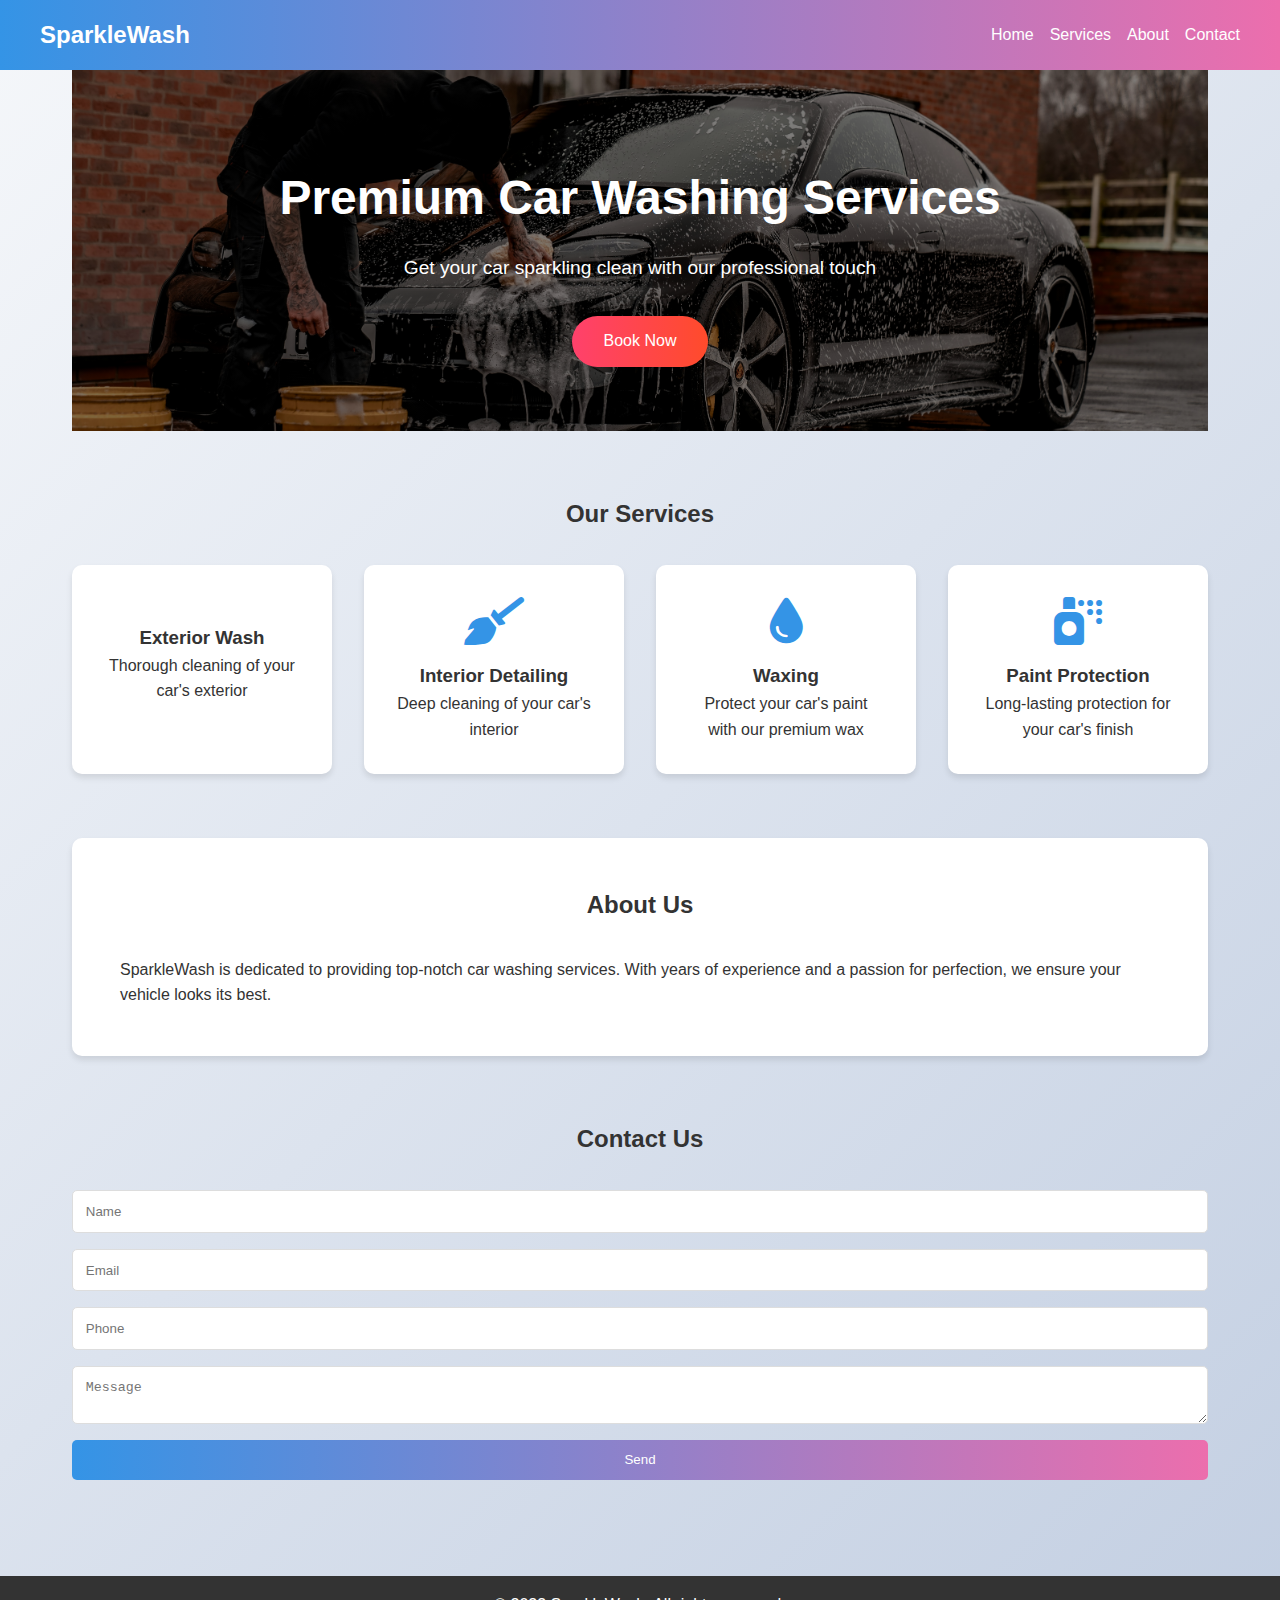
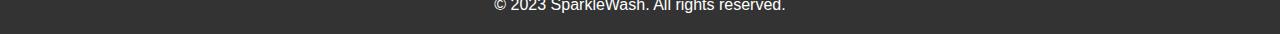
<file: 04_CarWashing_LandingPage/index.html>
<!DOCTYPE html>
<html lang="en">
  <head>
    <meta charset="UTF-8" />
    <meta name="viewport" content="width=device-width, initial-scale=1.0" />
    <title>SparkleWash - Premium Car Washing Services</title>
    <link
      rel="stylesheet"
      href="https://cdnjs.cloudflare.com/ajax/libs/font-awesome/6.0.0-beta3/css/all.min.css"
    />
    <link rel="stylesheet" href="style.css" />
  </head>
  <body>
    <header>
      <nav>
        <div class="logo">SparkleWash</div>
        <ul class="nav-links">
          <li><a href="#home">Home</a></li>
          <li><a href="#services">Services</a></li>
          <li><a href="#about">About</a></li>
          <li><a href="#contact">Contact</a></li>
        </ul>
        <div class="burger">
          <div class="line1"></div>
          <div class="line2"></div>
          <div class="line3"></div>
        </div>
      </nav>
    </header>

    <main>
      <section id="home" class="hero">
        <h1>Premium Car Washing Services</h1>
        <p>Get your car sparkling clean with our professional touch</p>
        <a href="#contact" class="cta-button">Book Now</a>
      </section>

      <section id="services" class="services">
        <h2>Our Services</h2>
        <div class="service-grid">
          <div class="service-card">
            <i class="fas fa-car-wash"></i>
            <h3>Exterior Wash</h3>
            <p>Thorough cleaning of your car's exterior</p>
          </div>
          <div class="service-card">
            <i class="fas fa-broom"></i>
            <h3>Interior Detailing</h3>
            <p>Deep cleaning of your car's interior</p>
          </div>
          <div class="service-card">
            <i class="fas fa-tint"></i>
            <h3>Waxing</h3>
            <p>Protect your car's paint with our premium wax</p>
          </div>
          <div class="service-card">
            <i class="fas fa-spray-can"></i>
            <h3>Paint Protection</h3>
            <p>Long-lasting protection for your car's finish</p>
          </div>
        </div>
      </section>

      <section id="about" class="about">
        <h2>About Us</h2>
        <p>
          SparkleWash is dedicated to providing top-notch car washing services.
          With years of experience and a passion for perfection, we ensure your
          vehicle looks its best.
        </p>
      </section>

      <section id="contact" class="contact">
        <h2>Contact Us</h2>
        <form>
          <input type="text" placeholder="Name" required />
          <input type="email" placeholder="Email" required />
          <input type="tel" placeholder="Phone" />
          <textarea placeholder="Message" required></textarea>
          <button type="submit" class="submit-button">Send</button>
        </form>
      </section>
    </main>

    <footer>
      <p>&copy; 2023 SparkleWash. All rights reserved.</p>
    </footer>
  </body>
</html>
</file>
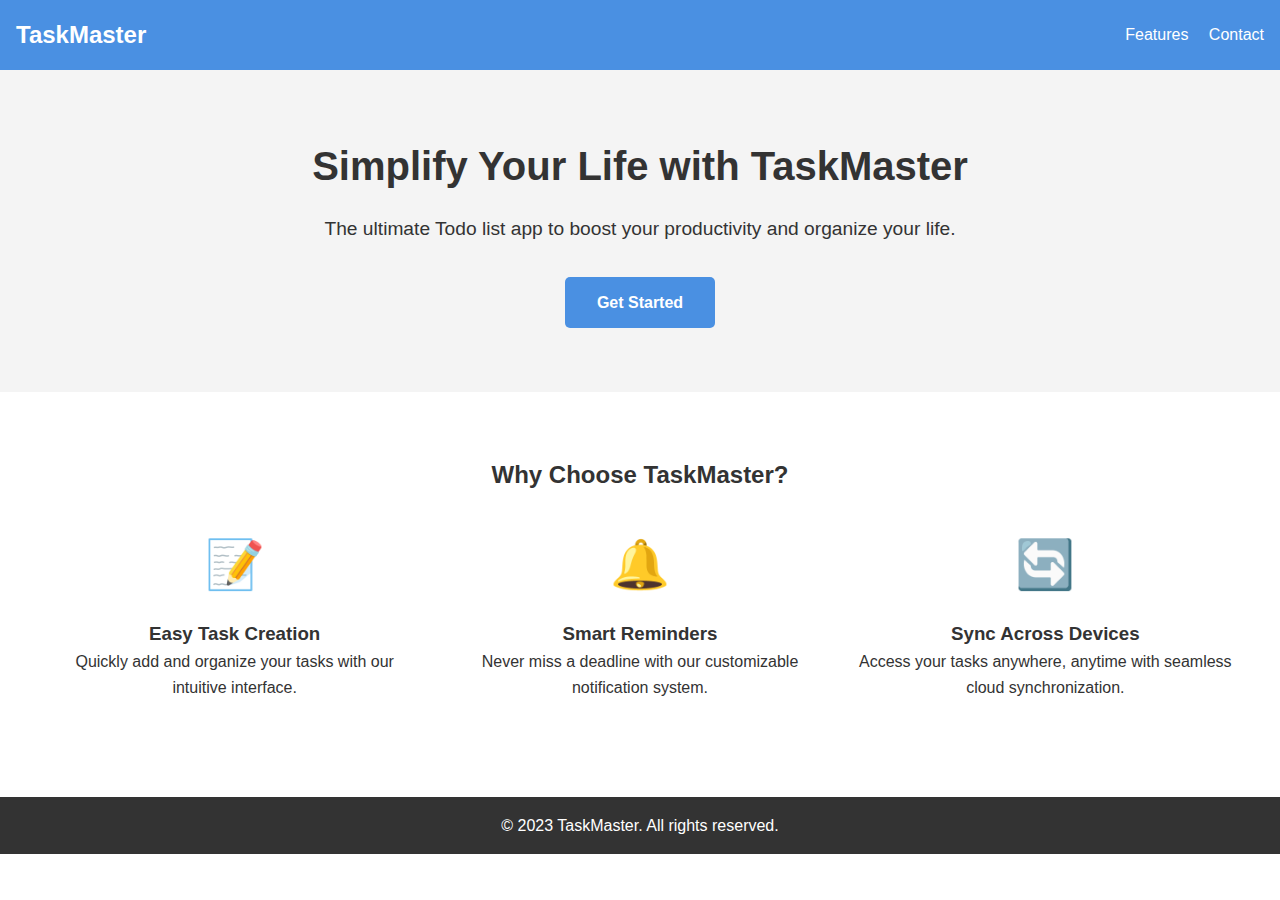
<file: 06_ToDO_LandingPage/index.html>
<!DOCTYPE html>
<html lang="en">
  <head>
    <meta charset="UTF-8" />
    <meta name="viewport" content="width=device-width, initial-scale=1.0" />
    <title>TaskMaster - Simplify Your Life</title>
    <link rel="stylesheet" href="style.css" />
  </head>
  <body>
    <header>
      <nav>
        <div class="logo">TaskMaster</div>
        <div class="nav-links">
          <a href="#features">Features</a>
          <a href="#contact">Contact</a>
        </div>
      </nav>
    </header>

    <main>
      <section class="hero">
        <h1>Simplify Your Life with TaskMaster</h1>
        <p>
          The ultimate Todo list app to boost your productivity and organize
          your life.
        </p>
        <a href="#" class="cta-button">Get Started</a>
      </section>

      <section id="features" class="features">
        <h2>Why Choose TaskMaster?</h2>
        <div class="feature-list">
          <div class="feature-item">
            <div class="feature-icon">📝</div>
            <h3>Easy Task Creation</h3>
            <p>
              Quickly add and organize your tasks with our intuitive interface.
            </p>
          </div>
          <div class="feature-item">
            <div class="feature-icon">🔔</div>
            <h3>Smart Reminders</h3>
            <p>
              Never miss a deadline with our customizable notification system.
            </p>
          </div>
          <div class="feature-item">
            <div class="feature-icon">🔄</div>
            <h3>Sync Across Devices</h3>
            <p>
              Access your tasks anywhere, anytime with seamless cloud
              synchronization.
            </p>
          </div>
        </div>
      </section>
    </main>

    <footer id="contact">
      <p>&copy; 2023 TaskMaster. All rights reserved.</p>
    </footer>
  </body>
</html>
</file>
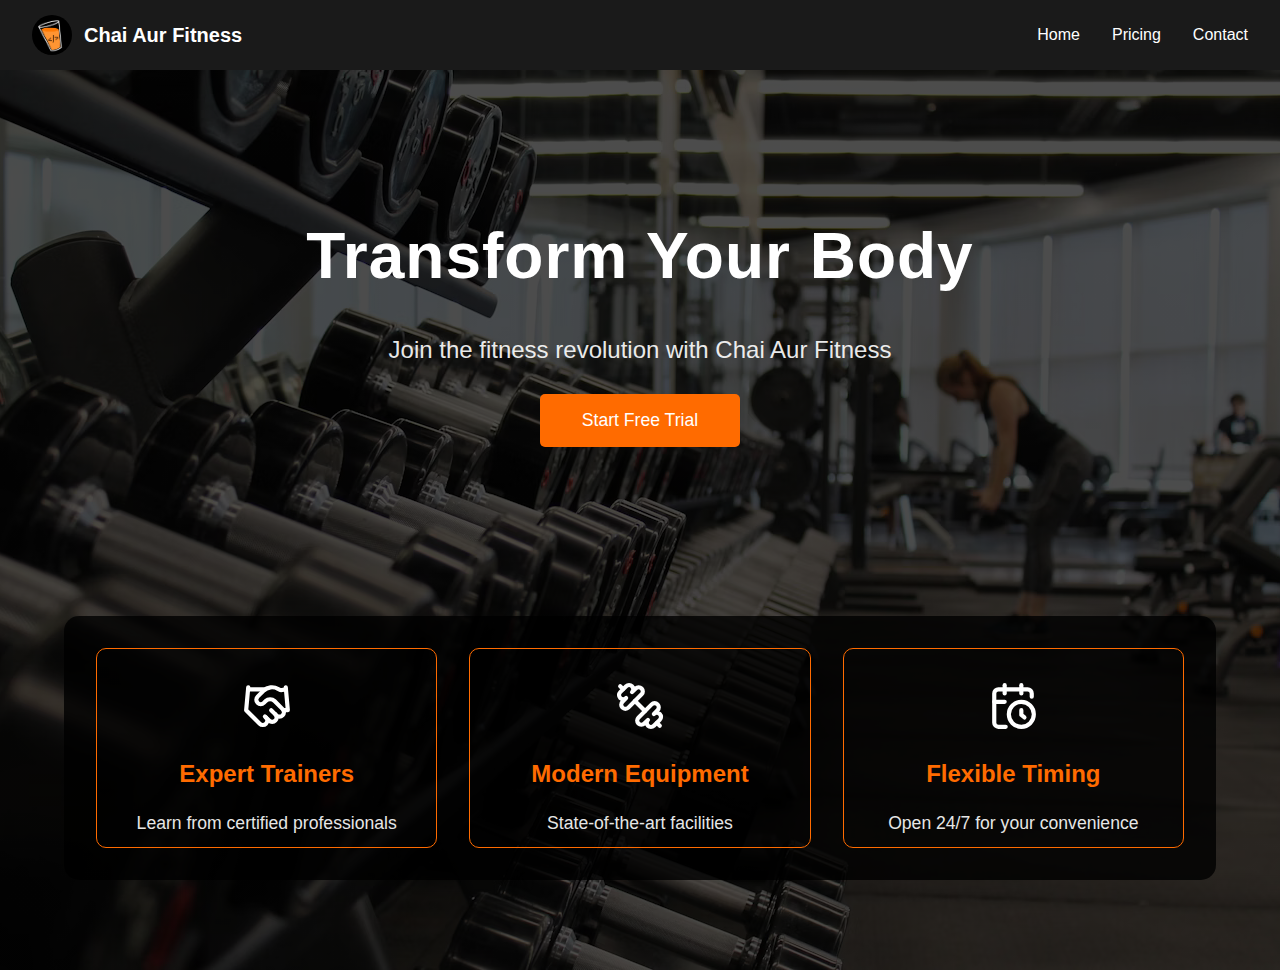
<file: 07_LandingPage/index.html>
<!DOCTYPE html>
<html lang="en">
  <head>
    <meta charset="UTF-8" />
    <meta name="viewport" content="width=device-width, initial-scale=1.0" />
    <link rel="icon" type="image/x-icon" href="./assets/favicon.ico" />
    <title>Chai Aur Fitness</title>
    <!-- <link rel="stylesheet" href="challenge.css" /> -->
    <link rel="stylesheet" href="challenge.css" />
  </head>
  <body>
    <nav class="navbar">
      <div class="logo">
        <img
          src="./assets/chaicodelogo.png"
          alt="ChaiCode Logo"
          height="50px"
          width="50px"
        />
        Chai Aur Fitness
      </div>
      <div class="nav-links">
        <a href="#home">Home</a>
        <a href="#pricing">Pricing</a>
        <a href="#contact">Contact</a>
      </div>
    </nav>

    <main class="hero">
      <div class="hero-content">
        <h1>Transform Your Body</h1>
        <p>Join the fitness revolution with Chai Aur Fitness</p>
        <button class="cta-button">Start Free Trial</button>
      </div>
      <div class="features">
        <div class="feature">
          <img src="./assets/handshake.svg" height="50" width="50" />
          <h3>Expert Trainers</h3>
          <p>Learn from certified professionals</p>
        </div>
        <div class="feature">
          <img src="./assets/dumbbell.svg" height="50" width="50" />
          <h3>Modern Equipment</h3>
          <p>State-of-the-art facilities</p>
        </div>
        <div class="feature">
          <img src="./assets/calendar-clock.svg" height="50" width="50" />
          <h3>Flexible Timing</h3>
          <p>Open 24/7 for your convenience</p>
        </div>
      </div>
    </main>
  </body>
</html>
</file>
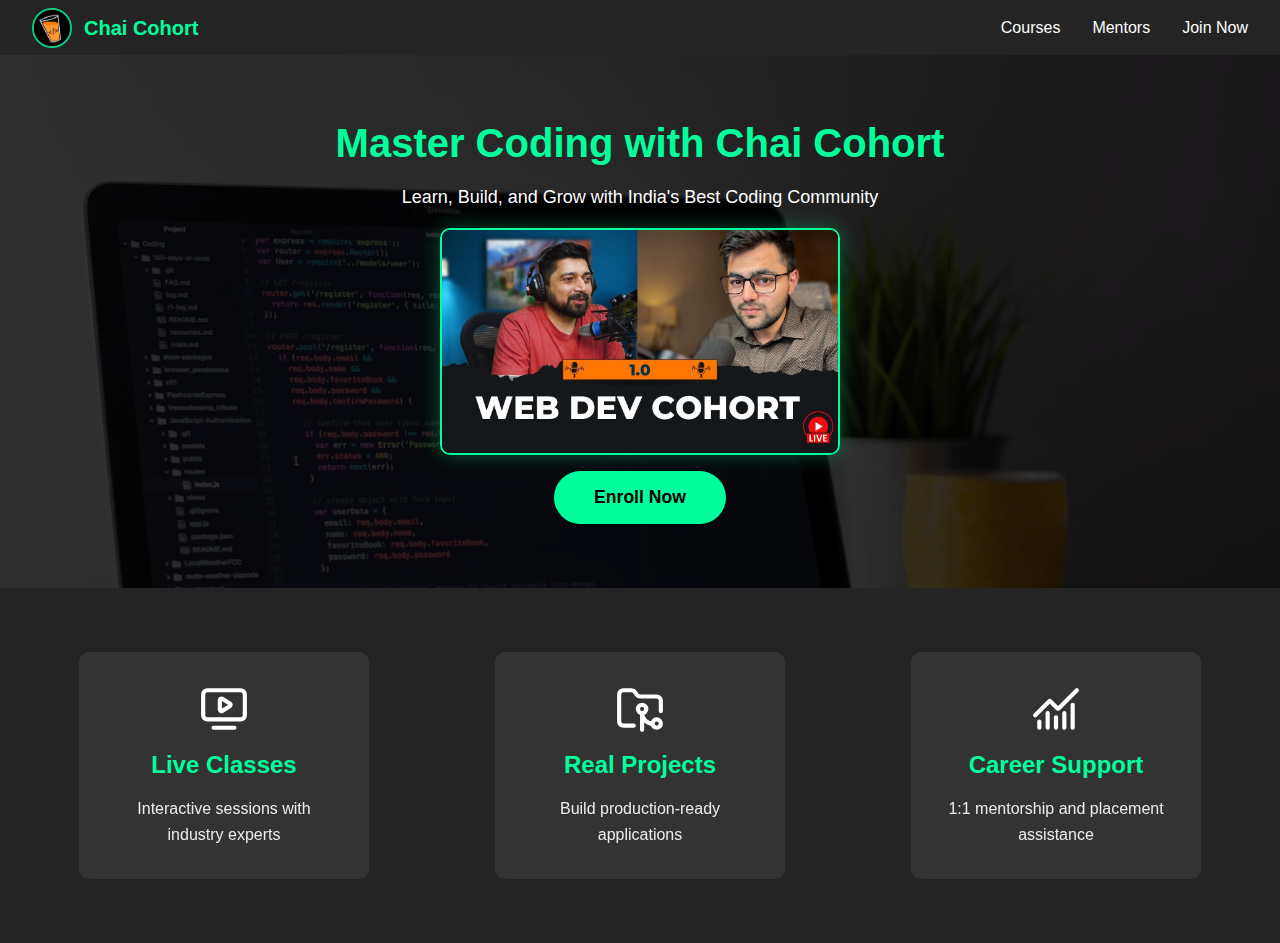
<file: 08_LandingPage/index.html>
<!DOCTYPE html>
<html lang="en">
  <head>
    <meta charset="UTF-8" />
    <meta name="viewport" content="width=device-width, initial-scale=1.0" />
    <link rel="icon" type="image/x-icon" href="./assets/favicon.ico" />
    <title>Chai Cohort - Learn to Code</title>
    <link rel="stylesheet" href="challenge.css">
    <!-- <link rel="stylesheet" href="solution.css" /> -->
  </head>
  <body>
    <nav class="navbar">
      <div class="logo">
        <img
          src="./assets/chaicodelogo.png"
          alt="ChaiCode Logo"
          height="50px"
          width="50px"
        />
        Chai Cohort
      </div>
      <div class="menu">
        <a href="#courses">Courses</a>
        <a href="#mentors">Mentors</a>
        <a href="#join">Join Now</a>
      </div>
    </nav>

    <div class="hero">
      <div class="hero-content">
        <h1>Master Coding with Chai Cohort</h1>
        <p>Learn, Build, and Grow with India's Best Coding Community</p>
        <img
          src="./assets/web-dev-cohort.jpg"
          alt="Web Dev Cohort 1.0"
          width="400"
          height="225"
        />
        <button class="enroll-button">Enroll Now</button>
      </div>
    </div>

    <section class="highlights">
      <div class="highlight-card">
        <img src="./assets/tv-minimal-play.svg" height="50" width="50" />
        <h3>Live Classes</h3>
        <p>Interactive sessions with industry experts</p>
      </div>
      <div class="highlight-card">
        <img src="./assets/folder-git-2.svg" height="50" width="50" />
        <h3>Real Projects</h3>
        <p>Build production-ready applications</p>
      </div>
      <div class="highlight-card">
        <img src="./assets/chart-no-axes-combined.svg" height="50" width="50" />
        <h3>Career Support</h3>
        <p>1:1 mentorship and placement assistance</p>
      </div>
    </section>
  </body>
</html>
</file>
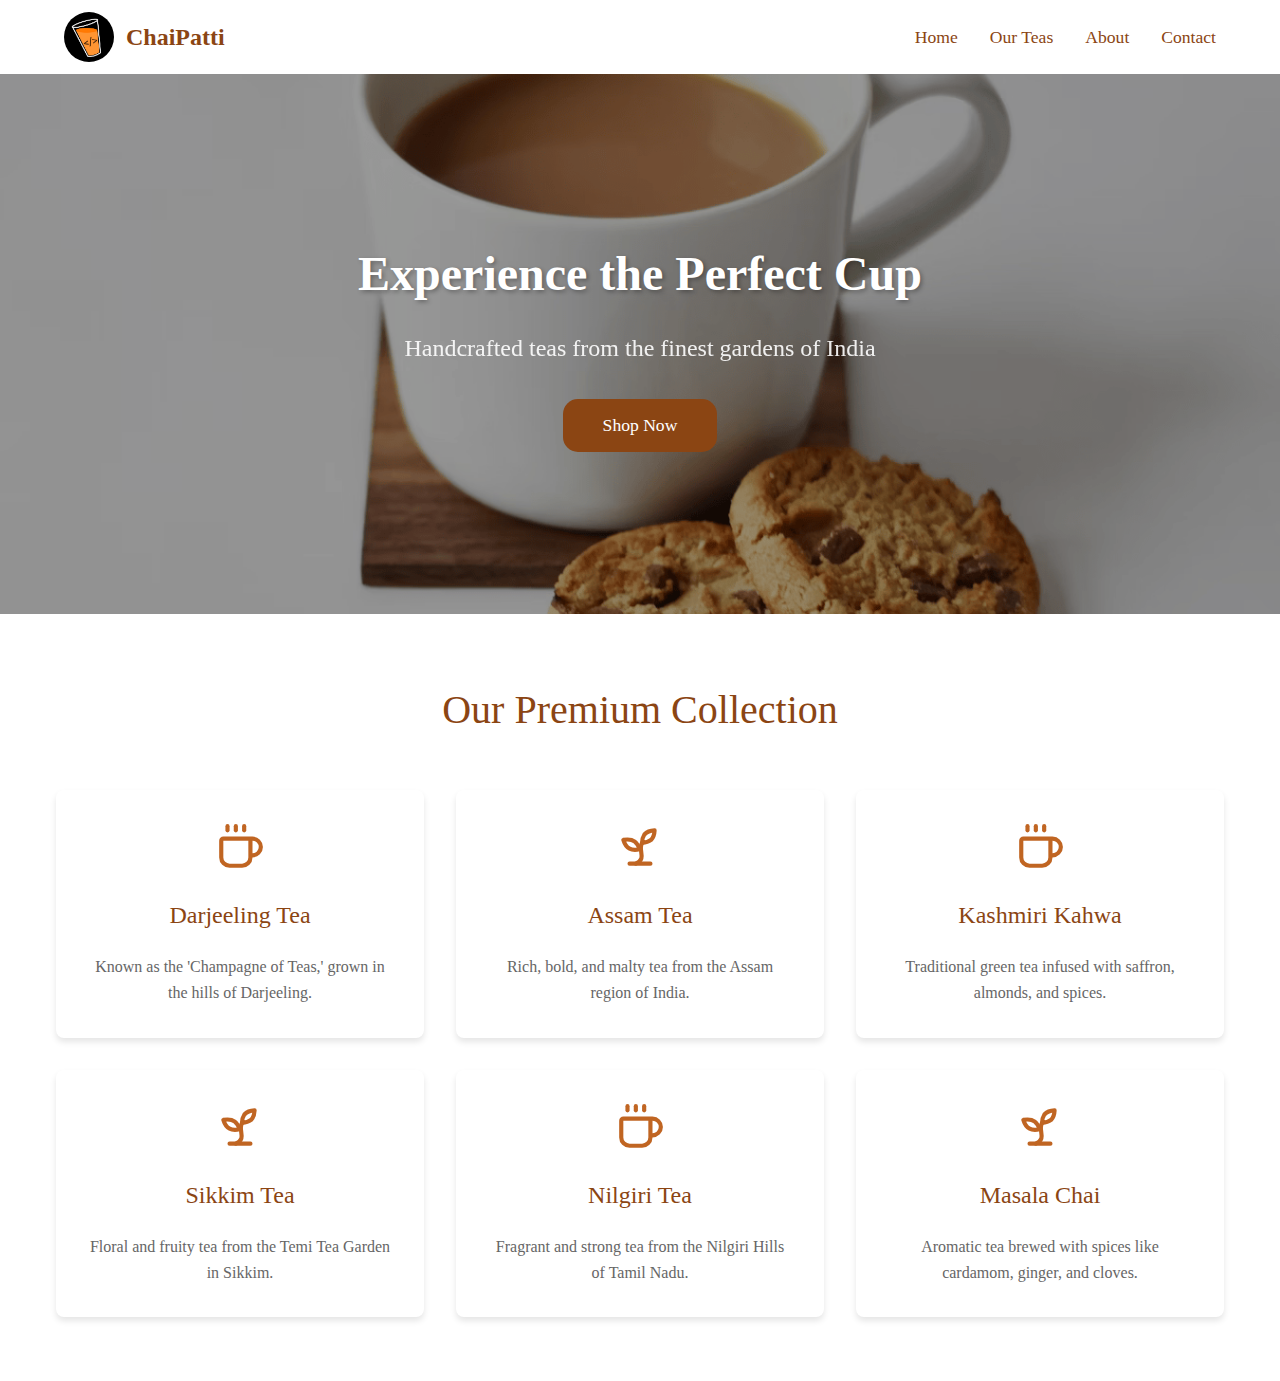
<file: 09_LandingPage/index.html>
<!DOCTYPE html>
<html lang="en">
  <head>
    <meta charset="UTF-8" />
    <meta name="viewport" content="width=device-width, initial-scale=1.0" />
    <link rel="icon" type="image/x-icon" href="./assets/favicon.ico" />
    <title>ChaiPatti - Premium Tea Store</title>
    <link rel="stylesheet" href="challenge.css">
    <!-- <link rel="stylesheet" href="solution.css" /> -->
  </head>
  <body>
    <header class="header">
      <div class="logo">
        <img
          src="./assets/chaicodelogo.png"
          alt="ChaiCode Logo"
          height="50px"
          width="50px"
        />
        ChaiPatti
      </div>
      <nav class="nav-menu">
        <a href="#home">Home</a>
        <a href="#teas">Our Teas</a>
        <a href="#about">About</a>
        <a href="#contact">Contact</a>
      </nav>
    </header>

    <section class="hero">
      <div class="hero-text">
        <h1>Experience the Perfect Cup</h1>
        <p>Handcrafted teas from the finest gardens of India</p>
        <button class="shop-button">Shop Now</button>
      </div>
    </section>

    <section class="tea-collection">
      <h2>Our Premium Collection</h2>
      <div class="tea-cards">
        <div class="tea-card">
          <img src="./assets/tea.svg" height="50" width="50" />
          <h3>Darjeeling Tea</h3>
          <p>
            Known as the 'Champagne of Teas,' grown in the hills of Darjeeling.
          </p>
        </div>
        <div class="tea-card">
          <img src="./assets/tea-leaf.svg" height="50" width="50" />
          <h3>Assam Tea</h3>
          <p>Rich, bold, and malty tea from the Assam region of India.</p>
        </div>
        <div class="tea-card">
          <img src="./assets/tea.svg" height="50" width="50" />
          <h3>Kashmiri Kahwa</h3>
          <p>
            Traditional green tea infused with saffron, almonds, and spices.
          </p>
        </div>
        <div class="tea-card">
          <img src="./assets/tea-leaf.svg" height="50" width="50" />
          <h3>Sikkim Tea</h3>
          <p>Floral and fruity tea from the Temi Tea Garden in Sikkim.</p>
        </div>
        <div class="tea-card">
          <img src="./assets/tea.svg" height="50" width="50" />
          <h3>Nilgiri Tea</h3>
          <p>Fragrant and strong tea from the Nilgiri Hills of Tamil Nadu.</p>
        </div>
        <div class="tea-card">
          <img src="./assets/tea-leaf.svg" height="50" width="50" />
          <h3>Masala Chai</h3>
          <p>
            Aromatic tea brewed with spices like cardamom, ginger, and cloves.
          </p>
        </div>
      </div>
    </section>
  </body>
</html>
</file>
<file: 02_LandingPage/styles.css>
:root {
  --primary: #ff5722;
  --primary-dark: #f4511e;
  --gray-800: #1f2937;
  --neutral-400: #9ca3af;
  --neutral-900: #111827;
  --bg-dark: #0a0a0a;
  --text-dark: #ffffff;
  --border-dark: rgba(255, 255, 255, 0.1);
}

/* Base Styles */
* {
  margin: 0;
  padding: 0;
  box-sizing: border-box;
}

body {
  font-family: 'Inter', -apple-system, BlinkMacSystemFont, 'Segoe UI', Roboto, Oxygen,
    Ubuntu, Cantarell, sans-serif;
  line-height: 1.6;
  color: var(--gray-800);
  background-color: #ffffff;
  overflow-x: hidden;
  transition: all 0.3s ease;
}

/* Hero Section */
.hero {
  position: relative;
  min-height: 100vh;
  padding: 2rem;
  background: linear-gradient(135deg, #ffffff, #f8f9fa);
  overflow: hidden;
}

.hero::before {
  content: '';
  position: absolute;
  top: 0;
  left: 0;
  right: 0;
  bottom: 0;
  background: radial-gradient(circle at center, rgba(255, 87, 34, 0.05) 0%, transparent 70%);
  pointer-events: none;
}

.hero-grid {
  max-width: 1200px;
  margin: 0 auto;
  display: grid;
  grid-template-columns: 1fr;
  gap: 3rem;
  padding: 2rem 1rem;
  position: relative;
  z-index: 1;
}

/* Content Column */
.content-col {
  display: flex;
  flex-direction: column;
  justify-content: center;
}

.content-col h1 {
  font-size: clamp(2.5rem, 5vw, 4rem);
  font-weight: 800;
  line-height: 1.1;
  margin-bottom: 1.5rem;
  background: linear-gradient(to right, var(--gray-800), var(--primary));
  -webkit-background-clip: text;
  background-clip: text;
  -webkit-text-fill-color: transparent;
  letter-spacing: -0.02em;
}

.content-col p {
  font-size: clamp(1rem, 2vw, 1.25rem);
  color: var(--neutral-400);
  margin-bottom: 2.5rem;
  max-width: 600px;
}

/* CTA Group */
.cta-group {
  display: flex;
  gap: 1rem;
  flex-direction: column;
  margin-bottom: 3rem;
  width: 100%;
  max-width: 600px;
}

.input-wrapper {
  position: relative;
  width: 100%;
  flex: 1;
}

input[type='text'] {
  width: 100%;
  padding: 1.25rem 1.75rem;
  font-size: 1rem;
  color: var(--gray-800);
  background: #ffffff;
  border: 2px solid var(--neutral-400);
  border-radius: 50px;
  transition: all 0.3s ease;
}

input[type='text']:focus {
  outline: none;
  border-color: var(--primary);
  box-shadow: 0 0 0 4px rgba(255, 87, 34, 0.1);
}

.demo-button {
  display: inline-flex;
  align-items: center;
  justify-content: center;
  padding: 1.25rem 2rem;
  font-size: 1rem;
  font-weight: 600;
  color: #ffffff;
  background: linear-gradient(135deg, var(--primary), var(--primary-dark));
  border: none;
  border-radius: 50px;
  cursor: pointer;
  transition: all 0.3s cubic-bezier(0.4, 0, 0.2, 1);
  box-shadow: 0 4px 20px rgba(255, 87, 34, 0.2);
  position: relative;
  overflow: hidden;
}

.demo-button::before {
  content: '';
  position: absolute;
  top: 0;
  left: 0;
  width: 100%;
  height: 100%;
  background: linear-gradient(135deg, rgba(255, 255, 255, 0.1), transparent);
  transition: transform 0.3s ease;
  transform: translateX(-100%);
}

.demo-button:hover {
  transform: translateY(-2px);
  box-shadow: 0 6px 25px rgba(255, 87, 34, 0.3);
}

.demo-button:hover::before {
  transform: translateX(100%);
}

/* Brands Section */
.brands-section {
  margin-top: 3rem;
}

.trusted-by {
  display: block;
  font-size: 0.875rem;
  color: var(--neutral-400);
  margin-bottom: 2rem;
  text-transform: uppercase;
  letter-spacing: 0.05em;
}

.brand-logos {
  display: flex;
  gap: 2.5rem;
  align-items: center;
  flex-wrap: wrap;
  opacity: 0.7;
  transition: opacity 0.3s ease;
}

.brand-logos:hover {
  opacity: 0.9;
}

.brand-logo {
  height: 2rem;
  width: auto;
  transition: transform 0.3s ease;
}

.brand-logo:hover {
  transform: translateY(-2px);
}

/* Image Column */
.image-col {
  position: relative;
  height: 100%;
  min-height: 300px;
}

.hero-image {
  width: 100%;
  height: 100%;
  object-fit: cover;
  border-radius: 24px;
  box-shadow: 0 25px 50px -12px rgba(0, 0, 0, 0.15);
  transform: translateY(0) rotate(0);
  transition: all 0.5s cubic-bezier(0.4, 0, 0.2, 1);
}

.hero-image:hover {
  transform: translateY(-5px) rotate(1deg);
  box-shadow: 0 30px 60px -15px rgba(0, 0, 0, 0.2);
}

/* Dark Mode Toggle */
.dark-mode-toggle {
  position: fixed;
  top: 2rem;
  right: 2rem;
  padding: 0.875rem 1.5rem;
  font-size: 0.875rem;
  font-weight: 500;
  color: var(--gray-800);
  background: #ffffff;
  border: 2px solid var(--neutral-400);
  border-radius: 50px;
  cursor: pointer;
  transition: all 0.3s ease;
  z-index: 10;
}

.dark-mode-toggle:hover {
  background: var(--neutral-400);
  color: #ffffff;
  transform: translateY(-1px);
}

/* Dark Mode Styles */
body.dark {
  background-color: var(--bg-dark);
  color: var(--text-dark);
}

body.dark .hero {
  background: linear-gradient(135deg, var(--bg-dark), var(--neutral-900));
}

body.dark .hero::before {
  background: radial-gradient(circle at center, rgba(255, 87, 34, 0.1) 0%, transparent 70%);
}

body.dark .content-col h1 {
  background: linear-gradient(to right, #ffffff, var(--primary));
  -webkit-background-clip: text;
  background-clip: text;
}

body.dark .content-col p {
  color: rgba(255, 255, 255, 0.7);
}

body.dark input[type='text'] {
  background: rgba(255, 255, 255, 0.05);
  border-color: var(--border-dark);
  color: var(--text-dark);
}

body.dark input[type='text']::placeholder {
  color: rgba(255, 255, 255, 0.5);
}

body.dark .dark-mode-toggle {
  background: rgba(255, 255, 255, 0.1);
  border-color: var(--border-dark);
  color: var(--text-dark);
}

body.dark .dark-mode-toggle:hover {
  background: rgba(255, 255, 255, 0.2);
}

body.dark .brand-logos {
  opacity: 0.4;
}

body.dark .brand-logos:hover {
  opacity: 0.6;
}

/* Responsive Design */
@media (min-width: 640px) {
  .hero {
    padding: 4rem 2rem;
  }

  .cta-group {
    flex-direction: row;
    align-items: stretch;
  }

  .demo-button {
    width: auto;
    min-width: 180px;
    white-space: nowrap;
  }

  .input-wrapper {
    max-width: 400px;
  }
}

@media (min-width: 1024px) {
  .hero {
    min-height: 90vh;
    display: flex;
    align-items: center;
  }

  .hero-grid {
    grid-template-columns: 1fr 1fr;
    gap: 4rem;
    align-items: center;
    padding: 2rem;
  }

  .cta-group {
    margin-bottom: 4rem;
  }

  .brands-section {
    margin-top: 3rem;
  }

  .image-col {
    min-height: 500px;
  }

  .brand-logos {
    justify-content: flex-start;
  }
}

@media (min-width: 1280px) {
  .hero-grid {
    gap: 6rem;
  }

  .content-col {
    padding-right: 2rem;
  }
}

/* Accessibility */
.sr-only {
  position: absolute;
  width: 1px;
  height: 1px;
  padding: 0;
  margin: -1px;
  overflow: hidden;
  clip: rect(0, 0, 0, 0);
  border: 0;
}

/* Smooth Scrolling */
html {
  scroll-behavior: smooth;
}
</file>
<file: 06_ToDO_LandingPage/style.css>
* {
  margin: 0;
  padding: 0;
  box-sizing: border-box;
}
body {
  font-family: Arial, sans-serif;
  line-height: 1.6;
  color: #333;
}
header {
  background-color: #4a90e2;
  color: #fff;
  padding: 1rem;
}
nav {
  display: flex;
  justify-content: space-between;
  align-items: center;
}
.logo {
  font-size: 1.5rem;
  font-weight: bold;
}
.nav-links a {
  color: #fff;
  text-decoration: none;
  margin-left: 1rem;
}
.hero {
  background-color: #f4f4f4;
  padding: 4rem 2rem;
  text-align: center;
}
.hero h1 {
  font-size: 2.5rem;
  margin-bottom: 1rem;
}
.hero p {
  font-size: 1.2rem;
  margin-bottom: 2rem;
}
.cta-button {
  display: inline-block;
  background-color: #4a90e2;
  color: #fff;
  padding: 0.8rem 2rem;
  text-decoration: none;
  border-radius: 5px;
  font-weight: bold;
  transition: background-color 0.3s ease;
}
.cta-button:hover {
  background-color: #3a7bc8;
}
.features {
  padding: 4rem 2rem;
  background-color: #fff;
}
.features h2 {
  text-align: center;
  margin-bottom: 2rem;
}
.feature-list {
  display: flex;
  justify-content: space-around;
  flex-wrap: wrap;
}
.feature-item {
  flex-basis: calc(33.333% - 2rem);
  margin-bottom: 2rem;
  text-align: center;
}
.feature-icon {
  font-size: 3rem;
  margin-bottom: 1rem;
}
footer {
  background-color: #333;
  color: #fff;
  text-align: center;
  padding: 1rem;
}
@media (max-width: 768px) {
  .feature-item {
    flex-basis: 100%;
  }
}
</file>
<file: 07_LandingPage/challenge.css>
/* Challenge CSS */
* {
  margin: 0;
  padding: 0;
  box-sizing: border-box;
}

/* Basic styles */
body {
  font-family: "Arial", sans-serif;
  line-height: 1.6;
  background: #000;
}

/* Navbar styles */
.navbar {
  display: flex;
  justify-content: space-between;
  align-items: center;
  padding: 1rem 2rem;
  background-color: #1a1a1a;
  color: #fff;
  height: 70px;
}

.logo {
  display: flex;
  align-items: center;
  gap: 0.75rem;
  font-weight: bold;
  font-size: 1.25rem;
}

.logo img {
  width: 40px;
  height: 40px;
  border-radius: 50%;
}

.nav-links {
  display: flex;
  gap: 2rem;
}

.nav-links a {
  color: #fff;
  text-decoration: none;
  font-size: 1rem;
}

.nav-links a:hover {
  color: #ff6b00;
}

/* Hero section styles */
.hero {
  background-image: linear-gradient(rgba(0, 0, 0, 0.7), rgba(0, 0, 0, 0.7)),
    url(./assets/chaigym.png);
  background-size: cover;
  background-position: center;
  height: 100vh;
  position: relative;
}

.hero-content {
  display: flex;
  flex-direction: column;
  align-items: center;
  padding-top: 15vh;
  color: #fff;
  text-align: center;
  gap: 1.5rem;
}

.hero-content h1 {
  font-size: 4rem;
  font-weight: bold;
  letter-spacing: 1px;
}

.hero-content p {
  font-size: 1.5rem;
  opacity: 0.9;
}

.cta-button {
  padding: 1rem 2rem;
  background-color: #ff6b00;
  color: #fff;
  border: none;
  border-radius: 5px;
  cursor: pointer;
  font-size: 1.1rem;
  font-weight: 500;
  transition: background-color 0.3s;
  width: 200px;
}

.cta-button:hover {
  background-color: #ff8533;
}

/* Features section styles */
.features {
  display: flex;
  justify-content: center;
  gap: 2rem;
  padding: 2rem;
  position: absolute;
  bottom: 10%;
  left: 50%;
  transform: translateX(-50%);
  width: 90%;
  max-width: 1200px;
  background-color: rgba(0, 0, 0, 0.8);
  border-radius: 15px;
}

.feature {
  display: flex;
  flex-direction: column;
  align-items: center;
  gap: 1rem;
  text-align: center;
  border: 1px solid #ff6b00;
  padding: 2rem;
  border-radius: 10px;

  width: 350px;
  height: 200px;
}

.feature img {
  width: 50px;
  height: 50px;
  filter: invert(-1);
}

.feature h3 {
  font-size: 1.5rem;
  font-weight: bold;
  color: #ff6b00;
  margin-top: 0.5rem;
}

.feature p {
  font-size: clamp(1rem, 1.5vw, 1.1rem);
  color: #fff;
  opacity: 0.9;
}
</file>
<file: 08_LandingPage/challenge.css>
/* Challenge CSS */
* {
  margin: 0;
  padding: 0;
  box-sizing: border-box;
}

body {
  font-family: "Inter", sans-serif;
  line-height: 1.6;
  background-color: #0a0a0a;
  color: #ffffff;
}

/* Navbar styles */
.navbar {
  display: flex;
  justify-content: space-between;
  align-items: center;
  padding: 1rem 2rem;
  background-color: #242424;
  height: 55px;
}

.logo {
  display: flex;
  align-items: center;
  gap: 0.75rem;
  font-size: 1.25rem;
  color: #00ff9d;
  font-weight: 600;
}

.logo img {
  width: 40px;
  height: 40px;
  border-radius: 50%;
  border: #00cc7d 2px solid;
}

.menu {
  display: flex;
  gap: 2rem;
}

.menu a {
  color: #ffffff;
  text-decoration: none;
  font-size: 1rem;
  transition: color 0.3s ease;
}

.menu a:hover {
  color: #00ff9d;
}

/* Hero section styles */
.hero {
  background-image: url(./assets/chaicohort.png);
  object-fit: contain;
  background-size: cover;

  display: flex;
  align-items: center;
  justify-content: center;
  text-align: center;
  position: relative;
}

.hero::before {
  content: "";
  position: absolute;
  top: 0;
  left: 0;
  right: 0;
  bottom: 0;
  background-color: rgba(0, 0, 0, 0.8);
  pointer-events: none;
}

.hero-content {
  max-width: 1100px;
  margin: 0 auto;
  padding: 4rem 2rem;
  display: flex;
  flex-direction: column;
  align-items: center;
  text-align: center;
  gap: 1rem;
  position: relative;
}

.hero-content h1 {
  font-size: clamp(2.5rem, 3vw, 4rem);
  font-weight: 700;
  color: #00ff9d;
  line-height: 1.2;
}

.hero-content p {
  font-size: large;
  color: #ffffff;
  max-width: 600px;
}

.hero-content img {
  width: min(400px, 100%);
  height: auto;
  border-radius: 10px;
  border: 2px solid #00ff9d;
  box-shadow: 0 0 20px rgba(0, 255, 157, 0.3);
}

.enroll-button {
  background-color: #00ff9d;
  color: #000000;
  border: none;

  padding: 1rem 2.5rem;
  font-size: 1.1rem;
  font-weight: 600;
  border-radius: 40px;
  cursor: pointer;
  transition: all 0.3s ease;
}

.enroll-button:hover {
  background-color: #00cc7d;
  transform: translateY(-2px);
  box-shadow: 0 5px 15px rgba(0, 255, 157, 0.4);
}

/* Highlights section styles */
.highlights {
  display: grid;
  grid-template-columns: repeat(auto-fit, minmax(300px, 1fr));
  gap: 2rem;
  max-width: 100vw;
  margin: 0 auto;
  padding: 4rem 2rem;
  background-color: #242424;
}

.highlight-card {
  background-color: #333333;
  max-width: 290px;
  border-radius: 10px;
  padding: 2rem;
  margin: 0 auto;
  display: flex;
  flex-direction: column;
  align-items: center;
  text-align: center;
  gap: 0.75rem;
  transition: transform 0.3s ease;
}

.highlight-card:hover {
  transform: translateY(-5px);
}

.highlight-card img {
  width: 50px;
  height: 50px;
  filter: brightness(0) invert(1);
}

.highlight-card h3 {
  font-size: 1.5rem;
  font-weight: 600;
  color: #00ff9d;
}

.highlight-card p {
  color: #ffffff;
  opacity: 0.9;
  font-size: 1rem;
}

/* Media Queries */
@media (max-width: 768px) {
  .navbar {
    padding: 1rem;
  }

  .menu {
    gap: 1rem;
  }

  .hero-content {
    padding: 2rem 1rem;
  }

  .highlights {
    grid-template-columns: 1fr;
    padding: 2rem 1rem;
  }
}

@media (max-width: 480px) {
  .navbar {
    flex-direction: column;
    height: auto;
    padding: 1rem;
    gap: 1rem;
  }

  .menu {
    flex-direction: column;
    align-items: center;
    gap: 0.5rem;
  }

  .hero-content {
    gap: 1.5rem;
  }
}
</file>
<file: 09_LandingPage/challenge.css>
/* Challenge CSS */
* {
  margin: 0;
  padding: 0;
  box-sizing: border-box;
}

body {
  font-family: "Georgia", serif;
  line-height: 1.6;
  color: #333;
}

.header {
  display: flex;
  justify-content: space-between;
  align-items: center;
  padding: 0.75rem 4rem;
  background-color: #fff;
  box-shadow: 0 2px 4px rgba(0, 0, 0, 0.1);
}

.logo {
  display: flex;
  align-items: center;
  gap: 0.75rem;
  font-size: 1.5rem;
  color: #8b4513;
  font-weight: bold;
}

.logo img {
  width: 50px;
  height: 50px;
  border-radius: 50%;
}

.nav-menu {
  display: flex;
  gap: 2rem;
}

.nav-menu a {
  color: #8b4513;
  text-decoration: none;
  font-size: 1.1rem;
  transition: color 0.3s ease;
}

.nav-menu a:hover {
  color: #d2691e;
}

.hero {
  height: 60vh;
  background-image: url(./assets/chaipatti.png);
  background-size: cover;
  background-position: center;
  display: flex;
  align-items: center;
  justify-content: center;
  text-align: center;
  position: relative;
}

.hero::before {
  content: "";
  position: absolute;
  top: 0;
  left: 0;
  right: 0;
  bottom: 0;
  opacity: 40%;
  background-color: #000;
  pointer-events: none;
}

.hero-text {
  color: white;
  max-width: 800px;
  padding: 2rem;
  position: relative;
  z-index: 1;
}

.hero-text h1 {
  font-size: clamp(2.5rem, 4vw, 3rem);
  margin-bottom: 1rem;
  font-weight: bold;
  text-shadow: 2px 2px 4px rgba(0, 0, 0, 0.3);
}

.hero-text p {
  font-size: clamp(1.1rem, 2vw, 1.5rem);
  margin-bottom: 2rem;
  opacity: 0.9;
}

.shop-button {
  background-color: #8b4513;
  color: white;
  border: none;
  padding: 1rem 2.5rem;
  font-size: 1.1rem;
  font-family: "Georgia", serif;
  cursor: pointer;
  transition: all 0.3s ease;
  border-radius: 15px;
}

.shop-button:hover {
  background-color: #d2691e;
  transform: translateY(-2px);
}

.tea-collection {
  padding: 4rem 2rem;
  text-align: center;
  background-color: #fff;
}

.tea-collection h2 {
  color: #8b4513;
  font-size: 2.5rem;
  margin-bottom: 3rem;
  font-weight: normal;
}

.tea-cards {
  display: grid;
  grid-template-columns: repeat(auto-fit, minmax(300px, 1fr));
  gap: 2rem;
  max-width: 1200px;
  margin: 0 auto;
  padding: 0 1rem;
}

.tea-card {
  padding: 2rem;
  background: #fff;
  border-radius: 8px;
  transition: transform 0.3s ease;
  display: flex;
  flex-direction: column;
  align-items: center;
  gap: 0.75rem;
  box-shadow: 0 4px 6px rgba(0, 0, 0, 0.1);
}

.tea-card:hover {
  transform: translateY(-5px);
  box-shadow: 0 6px 12px rgba(0, 0, 0, 0.15);
}

.tea-card img {
  width: 50px;
  height: 50px;
  margin-bottom: 0.75rem;
  filter: invert(29%) sepia(82%) saturate(434%) hue-rotate(346deg)
    brightness(89%) contrast(86%);
}

.tea-card h3 {
  color: #8b4513;
  font-size: 1.5rem;
  margin-bottom: 0.5rem;
  font-weight: normal;
}

.tea-card p {
  color: #666;
  font-size: 1rem;
  line-height: 1.6;
}

/* Media Queries */
@media (max-width: 768px) {
  .header {
    padding: 1rem 2rem;
    flex-direction: column;
    gap: 1rem;
  }

  .nav-menu {
    gap: 1rem;
  }

  .hero {
    height: 70vh;
  }

  .tea-cards {
    grid-template-columns: repeat(auto-fit, minmax(250px, 1fr));
  }
}

@media (max-width: 480px) {
  .header {
    padding: 1rem;
  }

  .nav-menu {
    flex-direction: column;
    align-items: center;
    gap: 0.5rem;
  }

  .hero-text h1 {
    font-size: 2rem;
  }

  .hero-text p {
    font-size: 1rem;
  }

  .tea-collection h2 {
    font-size: 2rem;
  }
}
</file>
<file: 01_LandingPage/styles.css>
/* Global Reset */
* {
  margin: 0;
  padding: 0;
  box-sizing: border-box;
}

body {
  font-family: 'Inter', -apple-system, BlinkMacSystemFont, 'Segoe UI', Roboto, Oxygen,
    Ubuntu, Cantarell, sans-serif;
  line-height: 1.6;
  color: #ffffff;
  background-color: #0a0a0a;
  overflow-x: hidden;
}

/* Utility Classes */
.flex-center {
  display: flex;
  justify-content: center;
  align-items: center;
}

.flex-column {
  flex-direction: column;
}

.container {
  max-width: 1200px;
  margin: 0 auto;
  padding: 0 1rem;
}

a {
  text-decoration: none;
  color: inherit;
}

svg {
  vertical-align: middle;
}

/* Hero Section */
.hero {
  display: flex;
  flex-direction: column;
  justify-content: center;
  align-items: center;
  text-align: center;
  min-height: 100vh;
  padding: 4rem 1rem;
  background: linear-gradient(135deg, #0a0a0a, #1a1a1a);
  position: relative;
  overflow: hidden;
}

.hero::before {
  content: '';
  position: absolute;
  top: 0;
  left: 0;
  right: 0;
  bottom: 0;
  background: radial-gradient(circle at center, rgba(255, 87, 34, 0.15) 0%, transparent 70%);
  pointer-events: none;
}

.announcement {
  background: rgba(255, 255, 255, 0.08);
  padding: 0.75rem 1.5rem;
  border-radius: 50px;
  margin-bottom: 3rem;
  backdrop-filter: blur(10px);
  border: 1px solid rgba(255, 255, 255, 0.1);
  transform: translateY(0);
  transition: all 0.3s cubic-bezier(0.4, 0, 0.2, 1);
}

.announcement:hover {
  transform: translateY(-2px);
  background: rgba(255, 255, 255, 0.12);
  border-color: rgba(255, 255, 255, 0.2);
}

.announcement-link {
  display: inline-flex;
  align-items: center;
  gap: 0.75rem;
  font-size: 0.9375rem;
  font-weight: 500;
  color: #ff5722;
  transition: all 0.3s ease;
}

.announcement-link:hover {
  color: #ff7043;
}

.announcement-button {
  display: flex;
  align-items: center;
  transition: transform 0.3s ease;
}

.announcement-link:hover .announcement-button {
  transform: translateX(4px);
}

.hero-content {
  max-width: 800px;
  padding: 0 1rem;
  position: relative;
  z-index: 1;
}

.hero-title {
  font-size: 3.5rem;
  font-weight: 800;
  line-height: 1.2;
  margin-bottom: 1.5rem;
  background: linear-gradient(to right, #ffffff, #ff5722);
  -webkit-background-clip: text;
  background-clip: text;
  -webkit-text-fill-color: transparent;
  text-shadow: 0 2px 4px rgba(0, 0, 0, 0.1);
}

.hero-description {
  font-size: 1.25rem;
  font-weight: 400;
  color: rgba(255, 255, 255, 0.9);
  margin-bottom: 2.5rem;
  max-width: 600px;
  margin-left: auto;
  margin-right: auto;
}

.cta-button {
  display: inline-flex;
  align-items: center;
  justify-content: center;
  gap: 0.75rem;
  padding: 1rem 2rem;
  font-size: 1.125rem;
  font-weight: 600;
  color: #ffffff;
  background: linear-gradient(135deg, #ff5722, #f4511e);
  border-radius: 50px;
  transition: all 0.3s cubic-bezier(0.4, 0, 0.2, 1);
  box-shadow: 0 4px 20px rgba(255, 87, 34, 0.3);
  position: relative;
  overflow: hidden;
}

.cta-button::before {
  content: '';
  position: absolute;
  top: 0;
  left: 0;
  width: 100%;
  height: 100%;
  background: linear-gradient(135deg, rgba(255, 255, 255, 0.1), transparent);
  transition: transform 0.3s ease;
  transform: translateX(-100%);
}

.cta-button:hover {
  transform: translateY(-2px);
  box-shadow: 0 6px 25px rgba(255, 87, 34, 0.4);
}

.cta-button:hover::before {
  transform: translateX(100%);
}

/* Responsive Design */
@media (max-width: 768px) {
  .hero {
    padding: 3rem 1rem;
  }

  .hero-title {
    font-size: 2.75rem;
  }

  .hero-description {
    font-size: 1.125rem;
    padding: 0 1rem;
  }

  .cta-button {
    padding: 0.875rem 1.75rem;
    font-size: 1rem;
  }
}

@media (max-width: 640px) {
  .hero {
    padding: 2rem 1rem;
  }

  .announcement {
    padding: 0.625rem 1.25rem;
    margin-bottom: 2rem;
  }

  .announcement-link {
    font-size: 0.875rem;
  }

  .hero-title {
    font-size: 2.25rem;
  }

  .hero-description {
    font-size: 1rem;
  }

  .cta-button {
    padding: 0.75rem 1.5rem;
    font-size: 0.9375rem;
  }
}

html {
  scroll-behavior: smooth;
}
</file>
<file: 03_BeautyHeven_LandingPage/style.css>
/* Reset and base styles */
* {
  margin: 0;
  padding: 0;
  box-sizing: border-box;
}

body {
  font-family: Arial, sans-serif;
  line-height: 1.6;
  color: #333;
  background-color: #fff5f7;
}

.container {
  width: 90%;
  max-width: 1200px;
  margin: 0 auto;
  padding: 0 20px;
}

/* Typography */
h1,
h2,
h3,
h4 {
  margin-bottom: 20px;
  color: #b91c1c;
}

h1 {
  font-size: 2.5rem;
}

h2 {
  font-size: 2rem;
  text-align: center;
}

p {
  margin-bottom: 15px;
}

/* Header */
header {
  background-color: #fff;
  box-shadow: 0 2px 5px rgba(0, 0, 0, 0.1);
  position: sticky;
  top: 0;
  z-index: 1000;
}

header .container {
  display: flex;
  justify-content: space-between;
  align-items: center;
  padding: 20px;
}

header h1 {
  margin: 0;
}

nav ul {
  display: flex;
  list-style: none;
}

nav ul li {
  margin-left: 20px;
}

nav ul li a {
  text-decoration: none;
  color: #b91c1c;
  font-weight: bold;
}

/* Hero section */
#hero {
  background-color: #fecdd3;
  text-align: center;
  padding: 100px 0;
}

#hero h2 {
  font-size: 3rem;
  margin-bottom: 20px;
}

.btn {
  display: inline-block;
  background-color: #b91c1c;
  color: #fff;
  padding: 10px 20px;
  text-decoration: none;
  border-radius: 5px;
  transition: background-color 0.3s;
}

.btn:hover {
  background-color: #7f1d1d;
}

/* Services section */
#services {
  padding: 80px 0;
  background-color: #fff;
}

.services-grid {
  display: grid;
  grid-template-columns: repeat(auto-fit, minmax(250px, 1fr));
  gap: 30px;
  margin-top: 40px;
}

.service-card {
  background-color: #fecdd3;
  padding: 30px;
  border-radius: 10px;
  text-align: center;
}

/* About section */
#about {
  padding: 80px 0;
}

.about-content {
  display: flex;
  align-items: center;
  gap: 40px;
}

.about-image {
  width: 50%;
  max-width: 500px;
  border-radius: 10px;
}

.about-text {
  flex: 1;
}

/* Testimonials section */
#testimonials {
  padding: 80px 0;
  background-color: #fff;
}

.testimonials-grid {
  display: grid;
  grid-template-columns: repeat(auto-fit, minmax(300px, 1fr));
  gap: 30px;
  margin-top: 40px;
}

.testimonial-card {
  background-color: #fecdd3;
  padding: 30px;
  border-radius: 10px;
  text-align: center;
}

.testimonial-card h4 {
  margin-top: 20px;
  font-style: italic;
}

/* Contact section */
#contact {
  padding: 80px 0;
}

form {
  max-width: 600px;
  margin: 0 auto;
}

input,
textarea {
  width: 100%;
  padding: 10px;
  margin-bottom: 20px;
  border: 1px solid #ddd;
  border-radius: 5px;
}

textarea {
  height: 150px;
}

/* Footer */
footer {
  background-color: #b91c1c;
  color: #fff;
  padding: 40px 0;
}

.footer-content {
  display: flex;
  justify-content: space-between;
  align-items: center;
  margin-bottom: 20px;
}

.footer-nav ul {
  display: flex;
  list-style: none;
}

.footer-nav ul li {
  margin-left: 20px;
}

.footer-nav ul li a {
  color: #fff;
  text-decoration: none;
}

.copyright {
  text-align: center;
  margin-top: 20px;
  font-size: 0.9rem;
}

/* Responsive design */
@media (max-width: 768px) {
  header .container {
    flex-direction: column;
  }

  nav ul {
    margin-top: 20px;
  }

  nav ul li {
    margin: 0 10px;
  }

  .about-content {
    flex-direction: column;
  }

  .about-image {
    width: 100%;
    margin-bottom: 20px;
  }

  .footer-content {
    flex-direction: column;
    text-align: center;
  }

  .footer-nav ul {
    justify-content: center;
    margin-top: 20px;
  }

  .footer-nav ul li {
    margin: 0 10px;
  }
}
</file>
<file: 04_CarWashing_LandingPage/style.css>
/* Reset and base styles */
* {
  margin: 0;
  padding: 0;
  box-sizing: border-box;
}

body {
  font-family: "Arial", sans-serif;
  line-height: 1.6;
  color: #333;
  background: linear-gradient(135deg, #f5f7fa 0%, #c3cfe2 100%);
}

/* Header and Navigation */
header {
  background: linear-gradient(to right, #3494e6, #ec6ead);
  padding: 1rem;
  position: fixed;
  width: 100%;
  z-index: 1000;
}

nav {
  display: flex;
  justify-content: space-between;
  align-items: center;
  max-width: 1200px;
  margin: 0 auto;
}

.logo {
  font-size: 1.5rem;
  font-weight: bold;
  color: white;
}

.nav-links {
  display: flex;
  list-style: none;
}

.nav-links li {
  margin-left: 1rem;
}

.nav-links a {
  color: white;
  text-decoration: none;
  transition: color 0.3s ease;
}

.nav-links a:hover {
  color: #f0f0f0;
}

.burger {
  display: none;
  cursor: pointer;
}

.burger div {
  width: 25px;
  height: 3px;
  background-color: white;
  margin: 5px;
  transition: all 0.3s ease;
}

/* Main content */
main {
  max-width: 1200px;
  margin: 0 auto;
  padding: 2rem;
}

section {
  margin-bottom: 4rem;
}

h1,
h2 {
  text-align: center;
  margin-bottom: 2rem;
}

/* Hero section */
.hero {
  text-align: center;
  padding: 8rem 0 4rem;
  background: linear-gradient(rgba(0, 0, 0, 0.5), rgba(0, 0, 0, 0.5)),
    url("./brad-starkey-eP8h7YVhFHk-unsplash.jpg") no-repeat center center/cover;
  color: white;
}

.hero h1 {
  font-size: 3rem;
  margin-bottom: 1rem;
}

.hero p {
  font-size: 1.2rem;
  margin-bottom: 2rem;
}

.cta-button {
  display: inline-block;
  background: linear-gradient(to right, #ff416c, #ff4b2b);
  color: white;
  padding: 0.8rem 2rem;
  border-radius: 50px;
  text-decoration: none;
  transition: transform 0.3s ease;
}

.cta-button:hover {
  transform: translateY(-3px);
}

/* Services section */
.service-grid {
  display: grid;
  grid-template-columns: repeat(auto-fit, minmax(250px, 1fr));
  gap: 2rem;
}

.service-card {
  background: white;
  padding: 2rem;
  border-radius: 10px;
  box-shadow: 0 4px 6px rgba(0, 0, 0, 0.1);
  text-align: center;
  transition: transform 0.3s ease;
}

.service-card:hover {
  transform: translateY(-5px);
}

.service-card i {
  font-size: 3rem;
  margin-bottom: 1rem;
  color: #3494e6;
}

/* About section */
.about {
  background: white;
  padding: 3rem;
  border-radius: 10px;
  box-shadow: 0 4px 6px rgba(0, 0, 0, 0.1);
}

/* Contact section */
.contact form {
  display: grid;
  gap: 1rem;
}

.contact input,
.contact textarea {
  width: 100%;
  padding: 0.8rem;
  border: 1px solid #ddd;
  border-radius: 5px;
}

.submit-button {
  background: linear-gradient(to right, #3494e6, #ec6ead);
  color: white;
  padding: 0.8rem;
  border: none;
  border-radius: 5px;
  cursor: pointer;
  transition: opacity 0.3s ease;
}

.submit-button:hover {
  opacity: 0.9;
}

/* Footer */
footer {
  text-align: center;
  padding: 1rem;
  background: #333;
  color: white;
}

/* Responsive design */
@media screen and (max-width: 768px) {
  .nav-links {
    position: absolute;
    right: 0px;
    height: 92vh;
    top: 8vh;
    background: linear-gradient(to bottom, #3494e6, #ec6ead);
    display: flex;
    flex-direction: column;
    align-items: center;
    width: 50%;
    transform: translateX(100%);
    transition: transform 0.5s ease-in;
  }

  .nav-links li {
    opacity: 0;
  }

  .burger {
    display: block;
  }

  .nav-active {
    transform: translateX(0%);
  }

  @keyframes navLinkFade {
    from {
      opacity: 0;
      transform: translateX(50px);
    }
    to {
      opacity: 1;
      transform: translateX(0px);
    }
  }

  .toggle .line1 {
    transform: rotate(-45deg) translate(-5px, 6px);
  }

  .toggle .line2 {
    opacity: 0;
  }

  .toggle .line3 {
    transform: rotate(45deg) translate(-5px, -6px);
  }

  .hero h1 {
    font-size: 2rem;
  }

  .hero p {
    font-size: 1rem;
  }
}
</file>
